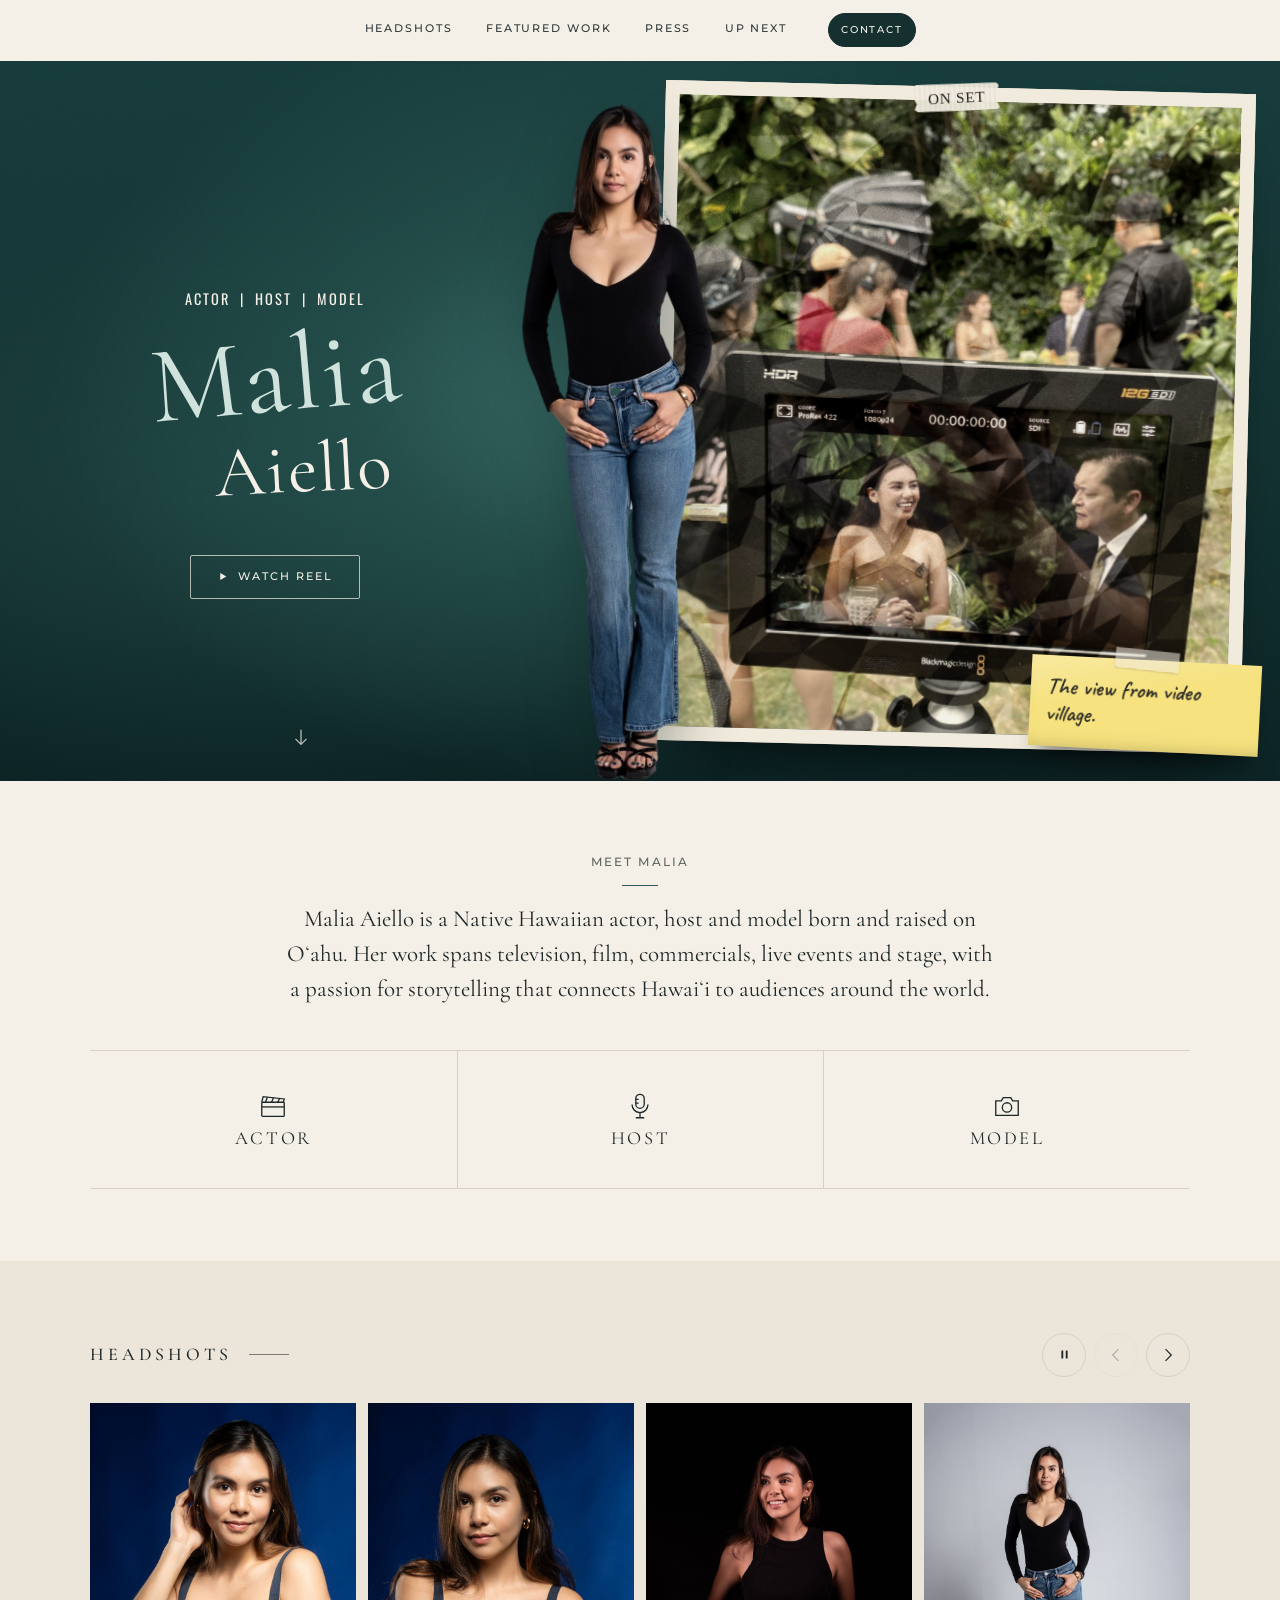
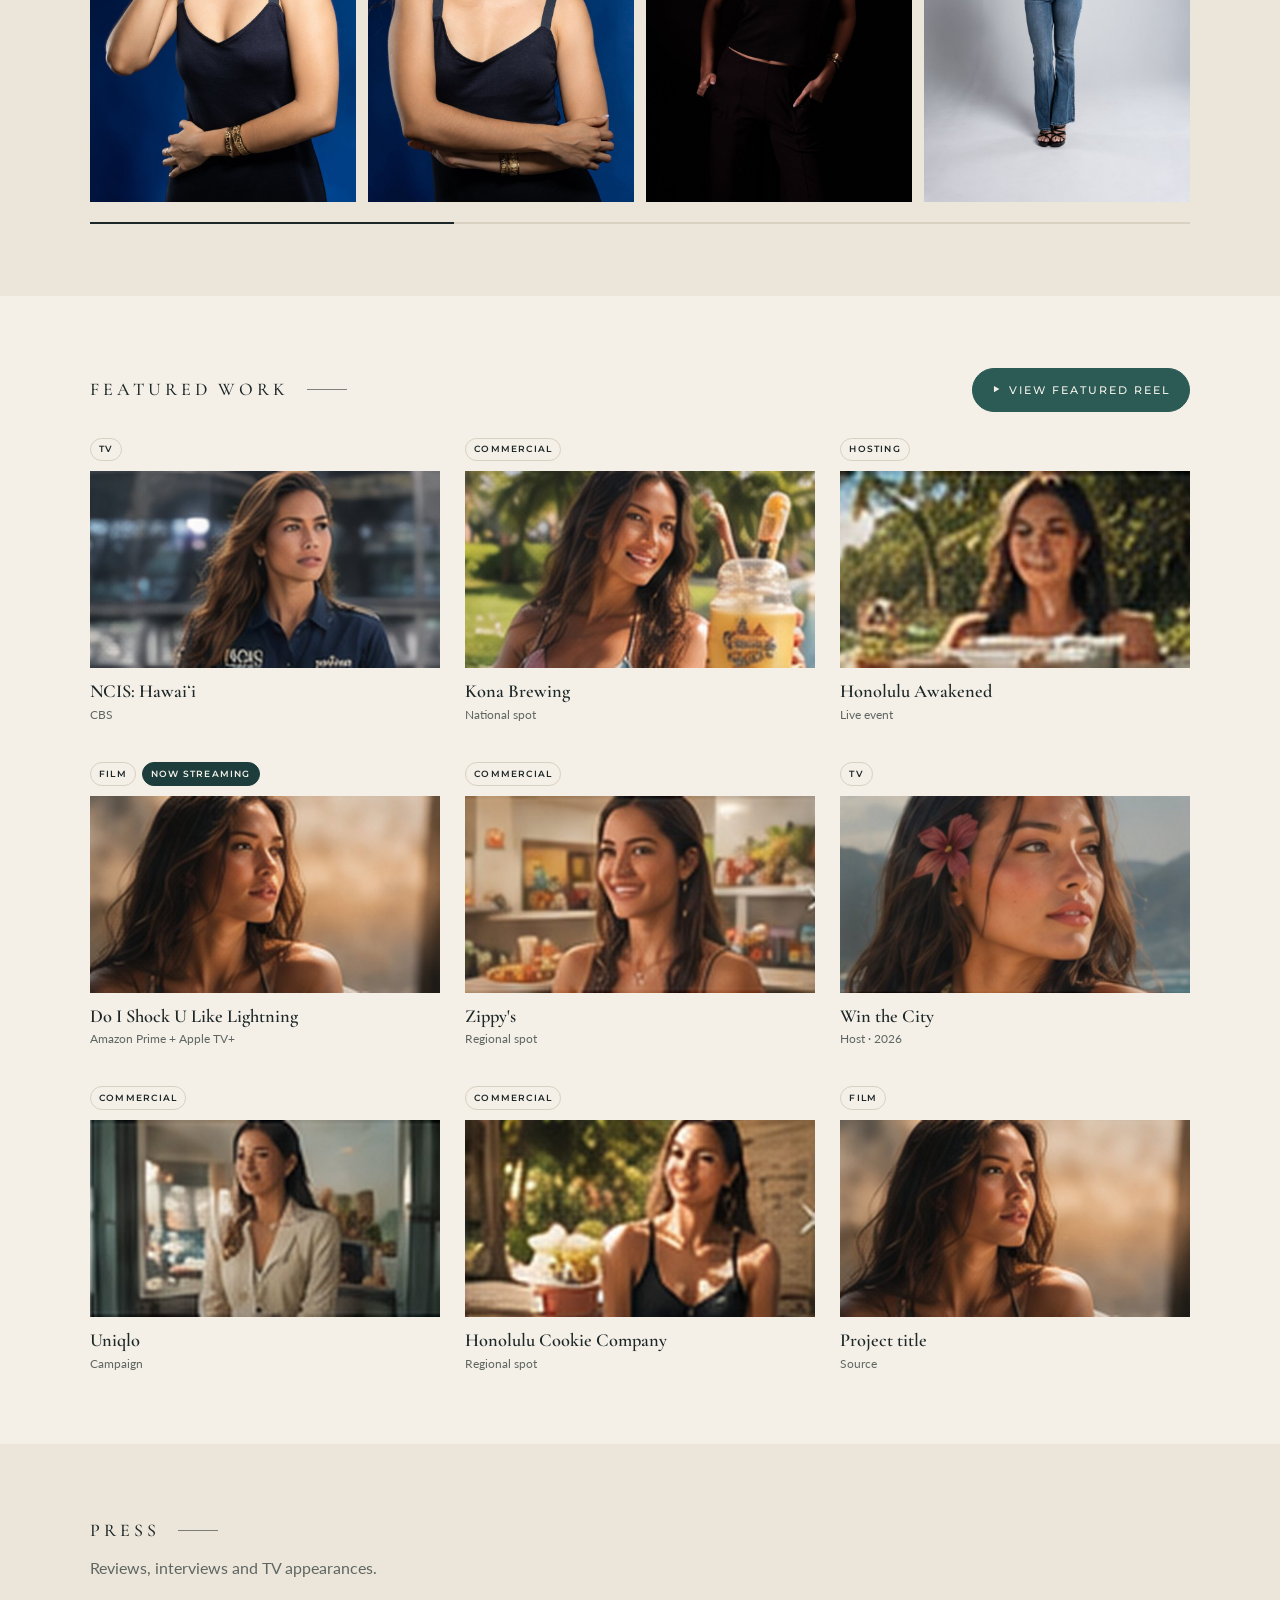
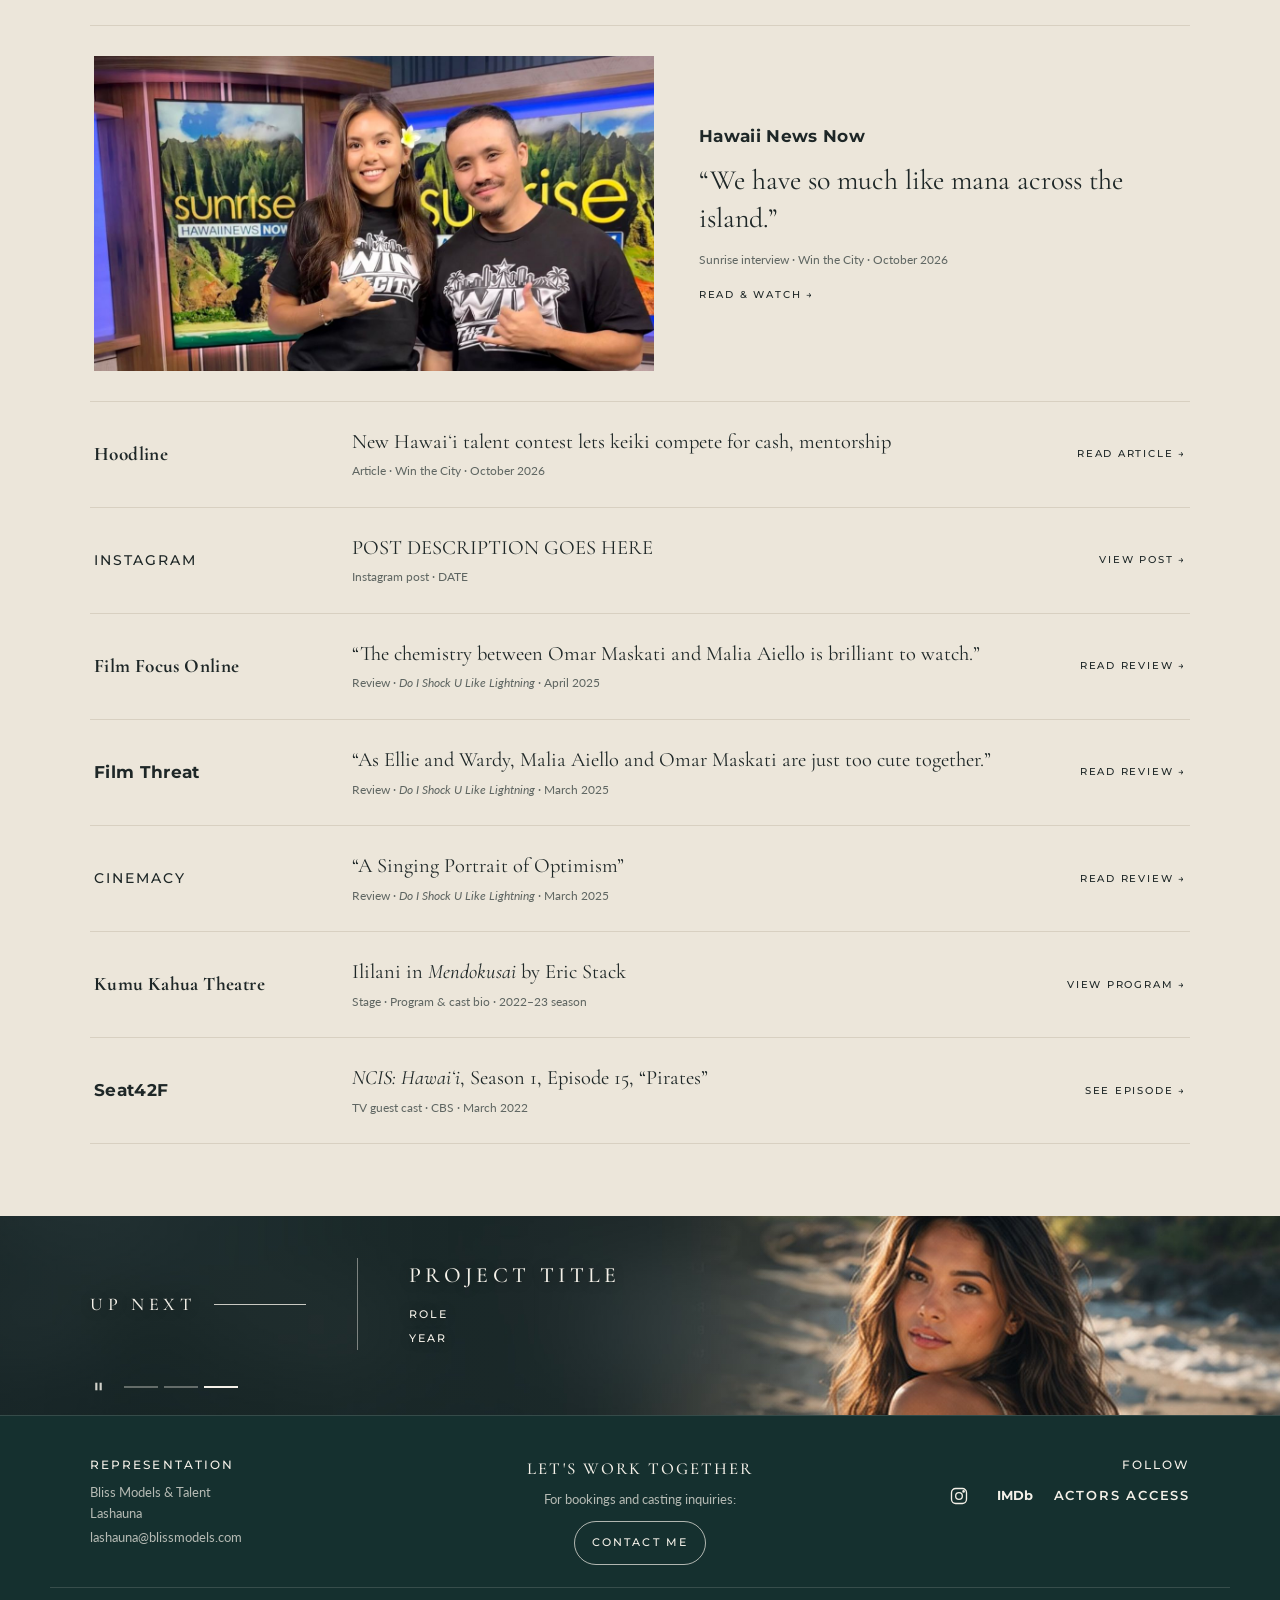
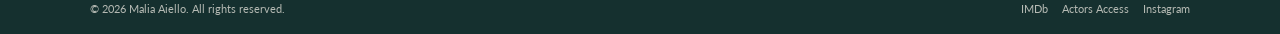
<file: index.html>
<!doctype html>
<html lang="en">
<head>
  <meta charset="utf-8">
  <meta name="viewport" content="width=device-width, initial-scale=1">
  <title>Malia Aiello — Actor, Host &amp; Model | Hawaiʻi &amp; Los Angeles</title>
  <meta name="description" content="Malia Aiello is a Native Hawaiian actor, host and model born and raised on Oʻahu. See her headshots, watch her reel and featured work, read her press, see what she has coming up, and get in touch for bookings.">

  <!-- Social share preview. TODO: replace image with a 1200×630 hosted photo -->
  <meta property="og:title" content="Malia Aiello — Actor, Host &amp; Model">
  <meta property="og:description" content="Native Hawaiian actor, host and model, born and raised on Oʻahu.">
  <meta property="og:image" content="https://malianaiello.com/images/og-share.jpg">

  <!-- Fonts: preconnect first so the font files start downloading sooner -->
  <link rel="preconnect" href="https://fonts.googleapis.com">
  <link rel="preconnect" href="https://fonts.gstatic.com" crossorigin>
  <link href="https://fonts.googleapis.com/css2?family=Cormorant+Garamond:ital,wght@0,400;0,500;0,600;0,700;1,500&family=Lato:wght@400;700&family=Montserrat:wght@500;600;700&family=Caveat:wght@500;600&family=Permanent+Marker&family=Oswald:wght@400;500&display=swap" rel="stylesheet">

  <link rel="stylesheet" href="css/styles.css">
</head>
<body>

<!-- ===================== HEADER =====================
     Menu only, centred across the top. Headshots, Featured Work, Press and
     Up Next scroll to their sections below; Contact is its own page. -->
<header class="site-header">
  <div class="container">
    <button class="menu-toggle" aria-label="Open menu" aria-expanded="false" aria-controls="site-nav"><span></span></button>

    <nav class="nav" id="site-nav" aria-label="Main">
      <a href="#headshots">Headshots</a>
      <a href="#featured-work">Featured Work</a>
      <a href="#press">Press</a>
      <a href="#up-next">Up Next</a>
      <a class="btn btn--pill btn--small" href="contact.html">Contact</a>
    </nav>
  </div>
</header>

<main>

<!-- ===================== HERO =====================
     REEL: "Watch Reel" opens a player right here in the hero, above the name.
     Paste the reel's YouTube link (Share → Copy link; unlisted is fine) into
     the button's href below. Without JavaScript the button opens YouTube. -->
<section class="hero hero--split" id="top">
  <!-- SPLIT HERO: name on a dark teal gradient (left), a taped "print" of
       behind-the-scenes photos (right), and Malia standing on the seam.
       CUT-OUT: images/hero-cutout.webp (a full-length photo with the background
       removed). Swap the file to change it. -->
  <div class="hero__panel" aria-hidden="true"></div>
  <!-- BTS SLIDESHOW with an old-film look (grain, flicker, vignette, warm tint).
       Each slide's data-tape (1–3 words) and data-note (the sticky note) appear
       as it comes on. Add or remove <figure class="film-slide"> blocks freely;
       data-interval on the wrapper sets the time per slide (ms). -->
  <div class="hero__film is-print" aria-hidden="true">
    <div class="film-slides" data-interval="4500">
      <figure class="film-slide is-active" data-tape="ON SET" data-note="The view from video village.">
        <img src="images/gallery/g2.jpg" alt="" style="object-position: 60% 40%;" fetchpriority="high">
      </figure>
      <figure class="film-slide" data-tape="COMMERCIAL" data-note="The camera rig is bigger than me.">
        <img src="images/gallery/g5.jpg" alt="" style="object-position: 55% 45%;" loading="lazy">
      </figure>
      <figure class="film-slide" data-tape="SUNRISE · HNN" data-note="Talking Win the City on Sunrise. Shakas mandatory.">
        <img src="images/gallery/g1.jpg" alt="" style="object-position: 45% 35%;" loading="lazy">
      </figure>
      <figure class="film-slide" data-tape="POLYNESIAN AF" data-note="Curtain call at The Polynesian AF Show.">
        <img src="images/gallery/g7.jpg" alt="" style="object-position: 50% 45%;" loading="lazy">
      </figure>
      <figure class="film-slide" data-tape="MĀNOA VALLEY" data-note="Lei count: lost track.">
        <img src="images/gallery/g6.jpg" alt="" style="object-position: 50% 40%;" loading="lazy">
      </figure>
      <figure class="film-slide" data-tape="SUNRISE · HNN" data-note="Back on the Sunrise couch.">
        <img src="images/gallery/g8.jpg" alt="" style="object-position: 50% 35%;" loading="lazy">
      </figure>
    </div>
    <canvas class="film__grain"></canvas>
    <span class="film__flicker"></span>
    <span class="film__scratch"></span>
    <span class="film__vignette"></span>
    <!-- crinkled paper: sits over the photos, under the tape and sticky note -->
    <span class="film__paper"></span>
    <span class="tape film__tape"></span>
    <aside class="bts-note film__note" hidden><p></p></aside>
  </div>
  <img class="hero__cutout" src="images/hero-cutout.webp" alt="" fetchpriority="high">

  <div class="container hero__content">
    <!-- Reel player: hidden until "Watch Reel" is pressed -->
    <div class="hero__reel" hidden>
      <div class="hero__reel-frame"></div>
      <button class="hero__reel-close" type="button" aria-label="Close reel">
        <svg viewBox="0 0 24 24" fill="none" stroke="currentColor" stroke-width="1.6" aria-hidden="true"><path d="M5 5l14 14M19 5L5 19"/></svg>
      </button>
    </div>

    <p class="eyebrow">Actor &nbsp;|&nbsp; Host &nbsp;|&nbsp; Model</p>
    <h1 class="display hero__name"><span class="hero__line hero__line--brush"><span>Malia</span></span> <span class="hero__line hero__line--caps"><span>Aiello</span></span></h1>

    <div class="hero__actions">
      <a class="btn btn--light hero__reel-btn" href="https://youtu.be/REEL_VIDEO_ID" aria-expanded="false">
        <svg class="icon-play" viewBox="0 0 24 24" fill="currentColor" aria-hidden="true"><path d="M7 4.5v15l13-7.5z"/></svg>
        <svg class="icon-close" viewBox="0 0 24 24" fill="none" stroke="currentColor" stroke-width="2" aria-hidden="true"><path d="M6 6l12 12M18 6L6 18"/></svg>
        <span class="hero__reel-label">Watch Reel</span>
      </a>
    </div>
  </div>

  <a class="hero__scroll" href="#about" aria-label="Scroll to introduction">
    <svg viewBox="0 0 24 24" fill="none" stroke="currentColor" stroke-width="1.4" aria-hidden="true"><path d="M12 4v16M6 14l6 6 6-6"/></svg>
  </a>
</section>


<!-- ===================== BIO + ACTOR / HOST / MODEL ===================== -->
<section class="container about-disciplines" id="about" aria-labelledby="about-title">
  <div class="about-lead">
    <h2 class="eyebrow" id="about-title">Meet Malia</h2>
    <p class="about-lead__text">
      Malia Aiello is a Native Hawaiian actor, host and model born and raised on Oʻahu.
      Her work spans television, film, commercials, live events and stage, with a passion
      for storytelling that connects Hawaiʻi to audiences around the world.
    </p>
  </div>
  <ul class="disciplines">
    <li class="discipline">
      <svg viewBox="0 0 32 32" fill="none" stroke-width="1.4" aria-hidden="true">
        <rect x="4" y="12" width="24" height="15" rx="1"/><path d="M4 12l1.5-6 22.5 2.5-1 3.5"/><path d="M10 6.6l-2 5.4M16.5 7.3l-2 4.7M23 8l-2 4"/><path d="M4 17h24"/>
      </svg>
      <h3 class="display">Actor</h3>
    </li>
    <li class="discipline">
      <svg viewBox="0 0 32 32" fill="none" stroke-width="1.4" aria-hidden="true">
        <rect x="11.5" y="3.5" width="9" height="15" rx="4.5"/><path d="M7.5 14.5a8.5 8.5 0 0017 0M16 23v5.5M11.5 28.5h9"/><path d="M11.5 9h3M11.5 13h3"/>
      </svg>
      <h3 class="display">Host</h3>
    </li>
    <li class="discipline">
      <svg viewBox="0 0 32 32" fill="none" stroke-width="1.4" aria-hidden="true">
        <path d="M4 10.5h6l2-3.5h8l2 3.5h6V26H4z"/><circle cx="16" cy="17.5" r="5"/>
      </svg>
      <h3 class="display">Model</h3>
    </li>
  </ul>
</section>


<!-- ===================== HEADSHOTS (carousel) =====================
     12 photos. Add or remove <button class="headshot"> blocks freely; the
     arrows and the progress bar adjust on their own.
     AUTO-SCROLL: moves one photo every data-autoplay milliseconds (3500 = 3.5s)
     and loops back to the start. It pauses while someone hovers, touches or
     tabs into the strip, opens a photo, or scrolls it off screen, and the
     pause button stops it for good. Remove data-autoplay to turn it off. Portrait photos (2:3) fit best:
     thumbnails are 800x1200 and the larger view uses the -large file (1200x1800).
     Clicking a photo opens it larger. data-full can point to a bigger
     version of the same photo (e.g. 1600px tall) for that larger view. -->
<section class="headshots" id="headshots" aria-labelledby="headshots-title" data-autoplay="3500">
  <div class="container">
    <div class="carousel-head">
      <h2 class="line-title line-title--dark" id="headshots-title">Headshots</h2>
      <div class="carousel-controls">
        <button class="carousel__btn carousel__btn--pause" type="button" aria-label="Pause slideshow" aria-pressed="false" hidden>
          <svg class="icon-pause" viewBox="0 0 24 24" fill="currentColor" aria-hidden="true"><rect x="7" y="5.5" width="3" height="13" rx=".6"/><rect x="14" y="5.5" width="3" height="13" rx=".6"/></svg>
          <svg class="icon-play" viewBox="0 0 24 24" fill="currentColor" aria-hidden="true"><path d="M8 5.5v13l11-6.5z"/></svg>
        </button>
        <button class="carousel__btn carousel__btn--prev" type="button" aria-label="Previous headshots">
          <svg viewBox="0 0 24 24" fill="none" stroke="currentColor" stroke-width="1.4" aria-hidden="true"><path d="M15 5l-7 7 7 7"/></svg>
        </button>
        <button class="carousel__btn carousel__btn--next" type="button" aria-label="Next headshots">
          <svg viewBox="0 0 24 24" fill="none" stroke="currentColor" stroke-width="1.4" aria-hidden="true"><path d="M9 5l7 7-7 7"/></svg>
        </button>
      </div>
    </div>

    <div class="carousel" data-carousel>
      <div class="carousel__track" tabindex="0" aria-label="Headshots, scroll sideways for more">
        <button class="headshot" type="button" data-full="images/headshots/headshot-1-large.jpg" aria-label="View headshot 1 larger">
          <img src="images/headshots/headshot-1.jpg" alt="Malia against a deep blue studio backdrop, hand in her hair" loading="lazy" width="800" height="1200">
        </button>
        <button class="headshot" type="button" data-full="images/headshots/headshot-2-large.jpg" aria-label="View headshot 2 larger">
          <img src="images/headshots/headshot-2.jpg" alt="Malia against a deep blue studio backdrop, arms folded" loading="lazy" width="800" height="1200">
        </button>
        <button class="headshot" type="button" data-full="images/headshots/headshot-3-large.jpg" aria-label="View headshot 3 larger">
          <img src="images/headshots/headshot-3.jpg" alt="Malia smiling in a black tank top on a black backdrop" loading="lazy" width="800" height="1200">
        </button>
        <button class="headshot" type="button" data-full="images/headshots/headshot-4-large.jpg" aria-label="View headshot 4 larger">
          <img src="images/headshots/headshot-4.jpg" alt="Full-length photo of Malia in a black top and jeans" loading="lazy" width="800" height="1200">
        </button>
        <button class="headshot" type="button" data-full="images/headshots/headshot-5-large.jpg" aria-label="View headshot 5 larger">
          <img src="images/headshots/headshot-5.jpg" alt="Close-up of Malia smiling in a cream knit cardigan" loading="lazy" width="800" height="1200">
        </button>
        <button class="headshot" type="button" data-full="images/headshots/headshot-6-large.jpg" aria-label="View headshot 6 larger">
          <img src="images/headshots/headshot-6.jpg" alt="Malia in a light blue top outdoors in front of greenery" loading="lazy" width="800" height="1200">
        </button>
        <button class="headshot" type="button" data-full="images/headshots/headshot-7-large.jpg" aria-label="View headshot 7 larger">
          <img src="images/headshots/headshot-7.jpg" alt="Malia in a woven hat among flowering trees" loading="lazy" width="800" height="1200">
        </button>
        <button class="headshot" type="button" data-full="images/headshots/headshot-8-large.jpg" aria-label="View headshot 8 larger">
          <img src="images/headshots/headshot-8.jpg" alt="Malia in a green halter top outdoors at golden hour" loading="lazy" width="800" height="1200">
        </button>
        <button class="headshot" type="button" data-full="images/headshots/headshot-9-large.jpg" aria-label="View headshot 9 larger">
          <img src="images/headshots/headshot-9.jpg" alt="Malia smiling with a plumeria in her hair" loading="lazy" width="800" height="1200">
        </button>
        <button class="headshot" type="button" data-full="images/headshots/headshot-10-large.jpg" aria-label="View headshot 10 larger">
          <img src="images/headshots/headshot-10.jpg" alt="Malia in a denim jacket leaning against a weathered tree" loading="lazy" width="800" height="1200">
        </button>
        <button class="headshot" type="button" data-full="images/headshots/headshot-11-large.jpg" aria-label="View headshot 11 larger">
          <img src="images/headshots/headshot-11.jpg" alt="Malia in a navy strapless dress on the rocks by the ocean" loading="lazy" width="800" height="1200">
        </button>
        <button class="headshot" type="button" data-full="images/headshots/headshot-12-large.jpg" aria-label="View headshot 12 larger">
          <img src="images/headshots/headshot-12.jpg" alt="Malia seated in a cream halter top at golden hour" loading="lazy" width="800" height="1200">
        </button>
      </div>
    </div>
  </div>

  <!-- Larger view, opened by clicking a headshot -->
  <dialog class="lightbox" aria-label="Headshot, larger view">
    <div class="lightbox__stage"></div>
    <button class="lightbox__btn lightbox__btn--prev" type="button" aria-label="Previous headshot">
      <svg viewBox="0 0 24 24" fill="none" stroke="currentColor" stroke-width="1.4" aria-hidden="true"><path d="M15 5l-7 7 7 7"/></svg>
    </button>
    <button class="lightbox__btn lightbox__btn--next" type="button" aria-label="Next headshot">
      <svg viewBox="0 0 24 24" fill="none" stroke="currentColor" stroke-width="1.4" aria-hidden="true"><path d="M9 5l7 7-7 7"/></svg>
    </button>
    <button class="lightbox__close" type="button" aria-label="Close">
      <svg viewBox="0 0 24 24" fill="none" stroke="currentColor" stroke-width="1.6" aria-hidden="true"><path d="M5 5l14 14M19 5L5 19"/></svg>
    </button>
  </dialog>
</section>


<!-- ===================== FEATURED WORK =====================
     TAGS: the small labels above each video. Use any of Film, TV,
       Commercial, Hosting, and add "Now Streaming" (it's highlighted) for
       anything currently out. A card can have several:
         <span class="tag">Film</span><span class="tag tag--streaming">Now Streaming</span>
     CAROUSEL: the cards scroll sideways; the arrows and progress bar adjust
       on their own as cards are added or removed. Order = left to right.
     CARDS: clicking a card opens the video in a player over the page.
       Without JavaScript the card opens on YouTube. Each card needs:
         href                    the YouTube link (paste it as-is; unlisted is fine,
                                 and so are public videos on other channels)
         data-title / data-meta  shown under the video while it plays
     THUMBNAILS: use your own still, or YouTube's automatic one:
       https://i.ytimg.com/vi/VIDEO_ID/hqdefault.jpg -->
<section class="section work-section" id="featured-work" aria-labelledby="work-title">
  <div class="container">
    <div class="carousel-head">
      <h2 class="line-title line-title--dark" id="work-title">Featured Work</h2>
      <!-- Opens the same reel as "Watch Reel" in the hero, so there's only one
           link to update (the hero button's href). -->
      <button class="btn btn--solid btn--pill work-reel-btn" type="button">
        <svg viewBox="0 0 24 24" fill="currentColor" aria-hidden="true"><path d="M7 4.5v15l13-7.5z"/></svg>
        View Featured Reel
      </button>
    </div>

    <div class="work-grid" id="work-grid">

      <a class="video-card" href="https://youtu.be/VIDEO_ID"
         data-title="NCIS: Hawaiʻi"
         data-meta="Scene Clip · CBS">
        <div class="video-card__tags"><span class="tag">TV</span></div>
        <div class="card__media">
          <img src="images/streaming-2.jpg" alt="Malia in a scene from NCIS: Hawaiʻi" loading="lazy">
          <span class="play" aria-hidden="true"><svg viewBox="0 0 24 24" fill="currentColor"><path d="M7 4.5v15l13-7.5z"/></svg></span>
        </div>
        <h3 class="video-card__title">NCIS: Hawaiʻi</h3>
        <p class="card__meta">CBS</p>
      </a>

      <a class="video-card" href="https://youtu.be/VIDEO_ID"
         data-title="Kona Brewing"
         data-meta="Commercial · National spot">
        <div class="video-card__tags"><span class="tag">Commercial</span></div>
        <div class="card__media">
          <img src="images/streaming-3.jpg" alt="Malia in a Kona Brewing commercial" loading="lazy">
          <span class="play" aria-hidden="true"><svg viewBox="0 0 24 24" fill="currentColor"><path d="M7 4.5v15l13-7.5z"/></svg></span>
        </div>
        <h3 class="video-card__title">Kona Brewing</h3>
        <p class="card__meta">National spot</p>
      </a>

      <a class="video-card" href="https://youtu.be/VIDEO_ID"
         data-title="Honolulu Awakened"
         data-meta="Hosting · Live event">
        <div class="video-card__tags"><span class="tag">Hosting</span></div>
        <div class="card__media">
          <img src="images/press-video.jpg" alt="Malia hosting Honolulu Awakened" loading="lazy">
          <span class="play" aria-hidden="true"><svg viewBox="0 0 24 24" fill="currentColor"><path d="M7 4.5v15l13-7.5z"/></svg></span>
        </div>
        <h3 class="video-card__title">Honolulu Awakened</h3>
        <p class="card__meta">Live event</p>
      </a>

      <a class="video-card" href="https://youtu.be/VIDEO_ID"
         data-title="Do I Shock U Like Lightning"
         data-meta="Amazon Prime + Apple TV+">
        <div class="video-card__tags"><span class="tag">Film</span><span class="tag tag--streaming">Now Streaming</span></div>
        <div class="card__media">
          <img src="images/streaming-1.jpg" alt="Malia in a scene from Do I Shock U Like Lightning" loading="lazy">
          <span class="play" aria-hidden="true"><svg viewBox="0 0 24 24" fill="currentColor"><path d="M7 4.5v15l13-7.5z"/></svg></span>
        </div>
        <h3 class="video-card__title">Do I Shock U Like Lightning</h3>
        <p class="card__meta">Amazon Prime + Apple TV+</p>
      </a>

      <a class="video-card" href="https://youtu.be/VIDEO_ID"
         data-title="Zippy's"
         data-meta="Commercial · Regional spot">
        <div class="video-card__tags"><span class="tag">Commercial</span></div>
        <div class="card__media">
          <img src="images/streaming-4.jpg" alt="Malia in a Zippy's commercial" loading="lazy">
          <span class="play" aria-hidden="true"><svg viewBox="0 0 24 24" fill="currentColor"><path d="M7 4.5v15l13-7.5z"/></svg></span>
        </div>
        <h3 class="video-card__title">Zippy's</h3>
        <p class="card__meta">Regional spot</p>
      </a>

      <a class="video-card" href="https://youtu.be/VIDEO_ID"
         data-title="Win the City"
         data-meta="Hosting · Host · 2026">
        <div class="video-card__tags"><span class="tag">TV</span></div>
        <div class="card__media">
          <img src="images/projects/win-the-city.jpg" alt="Malia hosting Win the City" loading="lazy">
          <span class="play" aria-hidden="true"><svg viewBox="0 0 24 24" fill="currentColor"><path d="M7 4.5v15l13-7.5z"/></svg></span>
        </div>
        <h3 class="video-card__title">Win the City</h3>
        <p class="card__meta">Host · 2026</p>
      </a>

      <a class="video-card" href="https://youtu.be/VIDEO_ID"
         data-title="Uniqlo"
         data-meta="Commercial · Campaign">
        <div class="video-card__tags"><span class="tag">Commercial</span></div>
        <div class="card__media">
          <img src="images/work-4.jpg" alt="Malia in a Uniqlo campaign" loading="lazy">
          <span class="play" aria-hidden="true"><svg viewBox="0 0 24 24" fill="currentColor"><path d="M7 4.5v15l13-7.5z"/></svg></span>
        </div>
        <h3 class="video-card__title">Uniqlo</h3>
        <p class="card__meta">Campaign</p>
      </a>

      <a class="video-card" href="https://www.youtube.com/watch?v=4KTUyrj2D80"
         data-title="Honolulu Cookie Company"
         data-meta="Regional spot">
        <div class="video-card__tags"><span class="tag">Commercial</span></div>
        <div class="card__media">
          <img src="images/work-5.jpg" alt="Malia in a Honolulu Cookie Company commercial" loading="lazy">
          <span class="play" aria-hidden="true"><svg viewBox="0 0 24 24" fill="currentColor"><path d="M7 4.5v15l13-7.5z"/></svg></span>
        </div>
        <h3 class="video-card__title">Honolulu Cookie Company</h3>
        <p class="card__meta">Regional spot</p>
      </a>

      <!-- PLACEHOLDER: 9th card to complete the 3×3. Replace or delete. -->
      <a class="video-card" href="https://youtu.be/VIDEO_ID"
         data-title="Project title"
         data-meta="Source">
        <div class="video-card__tags"><span class="tag">Film</span></div>
        <div class="card__media">
          <img src="images/streaming-1.jpg" alt="Placeholder thumbnail" loading="lazy">
          <span class="play" aria-hidden="true"><svg viewBox="0 0 24 24" fill="currentColor"><path d="M7 4.5v15l13-7.5z"/></svg></span>
        </div>
        <h3 class="video-card__title">Project title</h3>
        <p class="card__meta">Source</p>
      </a>

    </div>

    <!-- Phones only: 3 videos show first; this reveals 3 more at a time. -->
    <div class="load-more">
      <button class="btn load-more__btn" type="button" aria-controls="work-grid" data-items=".work-grid .video-card" data-step="3" hidden>Load more</button>
    </div>
  </div>

  <!-- Pop-up player for the cards above (and the Featured Reel button) -->
  <dialog class="lightbox video-viewer" aria-label="Video player">
    <div class="lightbox__stage"></div>
    <p class="lightbox__caption"></p>
    <button class="lightbox__close" type="button" aria-label="Close video" autofocus>
      <svg viewBox="0 0 24 24" fill="none" stroke="currentColor" stroke-width="1.6" aria-hidden="true"><path d="M5 5l14 14M19 5L5 19"/></svg>
    </button>
  </dialog>
</section>


<!-- ===================== PRESS =====================
     A LIST, ONE ROW PER ARTICLE OR SEGMENT. To add one, copy a whole
     <a class="press-item"> block. The featured piece stays first and is the
     only one with a photo (press-item--featured); the rest run newest first.
     Logos: the outlet name is text for now. Replace the text inside
     .press-item__outlet with the outlet's logo, e.g.
       <img src="images/press/logo-star-advertiser.svg" alt="Star-Advertiser">
     Quotes: only use a headline or line that actually ran in the piece.
     target="_blank" opens the article in a new tab so visitors keep the site open. -->
<section class="section press-section" id="press" aria-labelledby="press-title">
  <div class="container">
    <h2 class="line-title line-title--dark" id="press-title">Press</h2>
    <p class="section-intro">Reviews, interviews and TV appearances.</p>

  <div class="press-list" id="press-list">

    <!-- FEATURED: always first, the only one with a photo -->
    <a class="press-item press-item--featured" href="https://www.hawaiinewsnow.com/2026/10/18/win-city-competition-nurtures-next-generation-hawaii-talent/" target="_blank" rel="noopener">
      <div class="press-item__media">
        <img src="images/press-hnn-win-the-city.jpg" alt="Malia and Win the City organizer Ty Tamagawa on the Sunrise set at Hawaii News Now" loading="lazy">
      </div>
      <div class="press-item__body">
        <span class="press-item__outlet press-item__outlet--bold">Hawaii News Now</span>
        <p class="press-item__quote">“We have so much like mana across the island.”</p>
        <p class="press-item__meta">Sunrise interview <span aria-hidden="true">·</span> Win the City <span aria-hidden="true">·</span> October 2026</p>
        <span class="link-arrow press-item__cta">Read &amp; watch</span>
      </div>
    </a>

    <!-- Headline taken from the link; check it matches the live article. -->
    <a class="press-item" href="https://hoodline.com/2026/10/new-hawaii-talent-contest-lets-keiki-compete-for-cash-mentorship/" target="_blank" rel="noopener">
      <span class="press-item__outlet press-item__outlet--serif">Hoodline</span>
      <div class="press-item__body">
        <p class="press-item__quote">New Hawaiʻi talent contest lets keiki compete for cash, mentorship</p>
        <p class="press-item__meta">Article <span aria-hidden="true">·</span> Win the City <span aria-hidden="true">·</span> October 2026</p>
      </div>
      <span class="link-arrow press-item__cta">Read article</span>
    </a>

    <!-- PLACEHOLDER: fill in who posted it, what it is, and the date. -->
    <a class="press-item" href="https://www.instagram.com/p/DM8ejjlhPYy/" target="_blank" rel="noopener">
      <span class="press-item__outlet press-item__outlet--caps">Instagram</span>
      <div class="press-item__body">
        <p class="press-item__quote">POST DESCRIPTION GOES HERE</p>
        <p class="press-item__meta">Instagram post <span aria-hidden="true">·</span> DATE</p>
      </div>
      <span class="link-arrow press-item__cta">View post</span>
    </a>

    <a class="press-item" href="https://www.filmfocusonline.com/post/do-i-shock-u-like-lightning-review" target="_blank" rel="noopener">
      <span class="press-item__outlet press-item__outlet--serif">Film Focus Online</span>
      <div class="press-item__body">
        <p class="press-item__quote">“The chemistry between Omar Maskati and Malia Aiello is brilliant to watch.”</p>
        <p class="press-item__meta">Review <span aria-hidden="true">·</span> <cite>Do I Shock U Like Lightning</cite> <span aria-hidden="true">·</span> April 2025</p>
      </div>
      <span class="link-arrow press-item__cta">Read review</span>
    </a>

    <a class="press-item" href="https://filmthreat.com/reviews/do-i-shock-u-like-lightning/" target="_blank" rel="noopener">
      <span class="press-item__outlet press-item__outlet--bold">Film Threat</span>
      <div class="press-item__body">
        <p class="press-item__quote">“As Ellie and Wardy, Malia Aiello and Omar Maskati are just too cute together.”</p>
        <p class="press-item__meta">Review <span aria-hidden="true">·</span> <cite>Do I Shock U Like Lightning</cite> <span aria-hidden="true">·</span> March 2025</p>
      </div>
      <span class="link-arrow press-item__cta">Read review</span>
    </a>

    <a class="press-item" href="https://cinemacy.com/do-i-shock-u-like-lightning-review/" target="_blank" rel="noopener">
      <span class="press-item__outlet press-item__outlet--caps">Cinemacy</span>
      <div class="press-item__body">
        <p class="press-item__quote">“A Singing Portrait of Optimism”</p>
        <p class="press-item__meta">Review <span aria-hidden="true">·</span> <cite>Do I Shock U Like Lightning</cite> <span aria-hidden="true">·</span> March 2025</p>
      </div>
      <span class="link-arrow press-item__cta">Read review</span>
    </a>

    <a class="press-item" href="https://www.kumukahua.org/mendokusai-program" target="_blank" rel="noopener">
      <span class="press-item__outlet press-item__outlet--serif">Kumu Kahua Theatre</span>
      <div class="press-item__body">
        <p class="press-item__quote">Ililani in <cite>Mendokusai</cite> by Eric Stack</p>
        <p class="press-item__meta">Stage <span aria-hidden="true">·</span> Program &amp; cast bio <span aria-hidden="true">·</span> 2022–23 season</p>
      </div>
      <span class="link-arrow press-item__cta">View program</span>
    </a>

    <a class="press-item" href="https://seat42f.com/ncis-hawaii-season-1-episode-15-photos-pirates/" target="_blank" rel="noopener">
      <span class="press-item__outlet press-item__outlet--bold">Seat42F</span>
      <div class="press-item__body">
        <p class="press-item__quote"><cite>NCIS: Hawaiʻi</cite>, Season 1, Episode 15, “Pirates”</p>
        <p class="press-item__meta">TV guest cast <span aria-hidden="true">·</span> CBS <span aria-hidden="true">·</span> March 2022</p>
      </div>
      <span class="link-arrow press-item__cta">See episode</span>
    </a>

  </div>

  <!-- Phones only: the first 3 show, and this button reveals 3 more at a time.
       Change the number with data-step. Hidden on tablets and laptops. -->
  <div class="load-more">
    <button class="btn load-more__btn" type="button" aria-controls="press-list" data-items=".press-list .press-item" data-step="3" hidden>Load more</button>
  </div>
  </div>
</section>


<!-- ===================== UP NEXT (rotating slides) =====================
     Each slide is one upcoming project: its own wide photo and text, in the
     same layout. The band flips left to the next slide every 6 seconds,
     pauses while someone hovers over it, uses the controls, or scrolls it out
     of view, and can be paused with the button. Visitors who turn off
     animations on their device get a gentle fade and no auto-advance.

     ADD A SLIDE: copy a whole <div class="up-next__slide"> block (and give
     every slide after the first the word hidden, as below). The indicator
     lines and the "1 of 3" labels update on their own.
     PHOTOS: wide images (about 3:1 or wider, ~2400px across) with Malia
     toward the right. --focus / --focus-mobile choose what stays in frame
     (horizontal %, vertical %); phones show a 4:3 crop around her face.
     TIMING / EFFECT: data-interval is in milliseconds. data-transition can
     be "flip" (turns like a cube) or "slide" (slides straight across). -->
<section class="up-next" id="up-next" aria-labelledby="next-title" aria-roledescription="carousel" data-interval="6000" data-transition="flip">
  <div class="up-next__slides">
    <div class="up-next__slide" role="group" aria-roledescription="slide" aria-label="1 of 3" style="--focus: 72% 40%; --focus-mobile: 87% 40%;">
      <img class="up-next__photo" src="images/up-next.jpg" alt="" loading="lazy">
      <div class="container up-next__inner">
        <h2 class="line-title" id="next-title">Up Next</h2>
        <div class="up-next__item">
          <h3 class="up-next__name">Win the City</h3>
          <p>Host</p>
          <p>2026</p>
        </div>
      </div>
    </div>
    <div class="up-next__slide" role="group" aria-roledescription="slide" aria-label="2 of 3" style="--focus: 72% 30%; --focus-mobile: 73% 30%;" hidden>
      <img class="up-next__photo" src="images/up-next-2.jpg" alt="" loading="lazy">
      <div class="container up-next__inner">
        <p class="line-title" aria-hidden="true">Up Next</p>
        <div class="up-next__item">
          <h3 class="up-next__name">Next Acting Project</h3>
          <p>Actor</p>
          <p>TBA</p>
        </div>
      </div>
    </div>
    <div class="up-next__slide" role="group" aria-roledescription="slide" aria-label="3 of 3" style="--focus: 74% 30%; --focus-mobile: 76% 25%;" hidden>
      <img class="up-next__photo" src="images/up-next-3.jpg" alt="" loading="lazy">
      <div class="container up-next__inner">
        <p class="line-title" aria-hidden="true">Up Next</p>
        <div class="up-next__item">
          <h3 class="up-next__name">Project Title</h3>
          <p>Role</p>
          <p>Year</p>
        </div>
      </div>
    </div>
  </div>

  <!-- Slide controls: pause button + one indicator line per slide (added by the script) -->
  <div class="container up-next__controls">
    <button class="up-next__pause" type="button" aria-label="Pause slides">
      <svg class="icon-pause" viewBox="0 0 24 24" fill="currentColor" aria-hidden="true"><rect x="6" y="5" width="4" height="14"/><rect x="14" y="5" width="4" height="14"/></svg>
      <svg class="icon-play" viewBox="0 0 24 24" fill="currentColor" aria-hidden="true"><path d="M7 4.5v15l13-7.5z"/></svg>
    </button>
    <div class="up-next__dots"></div>
  </div>
</section>

</main>


<!-- ===================== FOOTER =====================
     Three columns: Representation | Let's Work Together + Contact | Follow,
     then a thin bottom row. Phones stack them, Contact first. -->
<footer class="site-footer">
  <div class="container footer-grid footer-grid--three">
    <div class="footer-col footer-rep">
      <h3 class="eyebrow">Representation</h3>
      <p>Bliss Models &amp; Talent<br>Lashauna</p>
      <a href="mailto:lashauna@blissmodels.com">lashauna@blissmodels.com</a>
    </div>

    <div class="footer-col footer-contact">
      <h2 class="section-title">Let's Work Together</h2>
      <p class="footer-contact__note">For bookings and casting inquiries:</p>
      <a class="btn btn--light btn--pill" href="contact.html">Contact Me</a>
    </div>

    <div class="footer-col footer-follow">
      <h3 class="eyebrow">Follow</h3>
      <nav class="social" aria-label="Malia's profiles">
        <a href="https://www.instagram.com/maliaaiello" target="_blank" rel="noopener" aria-label="Instagram">
          <svg viewBox="0 0 24 24" fill="none" stroke="currentColor" stroke-width="1.6" aria-hidden="true"><rect x="3" y="3" width="18" height="18" rx="5"/><circle cx="12" cy="12" r="4"/><circle cx="17.5" cy="6.5" r=".8" fill="currentColor"/></svg>
        </a>
        <a class="imdb" href="https://www.imdb.com/name/nm13404895/" target="_blank" rel="noopener" aria-label="IMDb">IMDb</a>
        <a class="wordmark" href="https://resumes.actorsaccess.com/maliaaiello" target="_blank" rel="noopener">Actors Access</a>
      </nav>
    </div>
  </div>

  <div class="container footer-bottom">
    <span>© <span id="year">2026</span> Malia Aiello. All rights reserved.</span>
    <nav aria-label="Profiles">
      <a href="https://www.imdb.com/name/nm13404895/" target="_blank" rel="noopener">IMDb</a>
      <a href="https://resumes.actorsaccess.com/maliaaiello" target="_blank" rel="noopener">Actors Access</a>
      <a href="https://www.instagram.com/maliaaiello" target="_blank" rel="noopener">Instagram</a>
    </nav>
  </div>
</footer>

<script src="js/main.js" defer></script>
</body>
</html>
</file>
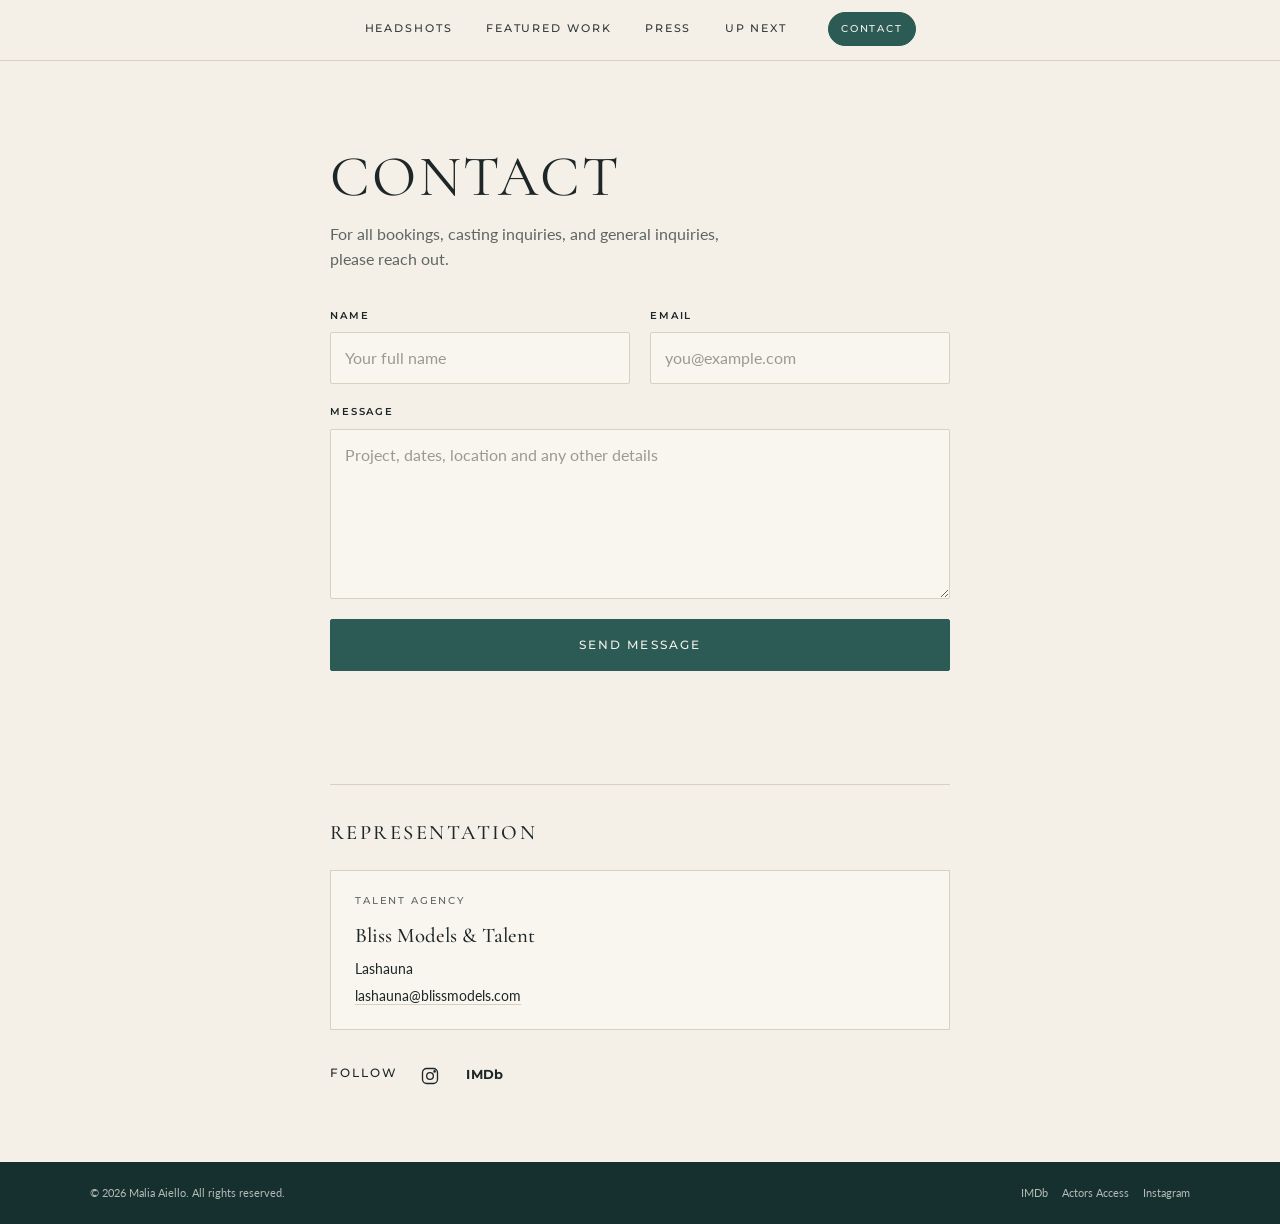
<file: contact.html>
<!doctype html>
<html lang="en">
<head>
  <meta charset="utf-8">
  <meta name="viewport" content="width=device-width, initial-scale=1">
  <title>Contact — Malia Aiello | Bookings &amp; Casting</title>
  <meta name="description" content="Contact Malia Aiello for bookings, casting and general inquiries, or reach her representation directly.">

  <link rel="preconnect" href="https://fonts.googleapis.com">
  <link rel="preconnect" href="https://fonts.gstatic.com" crossorigin>
  <link href="https://fonts.googleapis.com/css2?family=Cormorant+Garamond:ital,wght@0,400;0,500;0,600;0,700;1,500&family=Lato:wght@400;700&family=Montserrat:wght@500;600;700&display=swap" rel="stylesheet">

  <link rel="stylesheet" href="css/styles.css">
</head>
<body>

<!-- ===================== HEADER (solid version for inner pages) ===================== -->
<header class="site-header site-header--solid">
  <div class="container">
    <button class="menu-toggle" aria-label="Open menu" aria-expanded="false" aria-controls="site-nav"><span></span></button>

    <nav class="nav" id="site-nav" aria-label="Main">
      <a href="index.html#headshots">Headshots</a>
      <a href="index.html#featured-work">Featured Work</a>
      <a href="index.html#press">Press</a>
      <a href="index.html#up-next">Up Next</a>
      <a class="btn btn--pill btn--small" href="contact.html" aria-current="page">Contact</a>
    </nav>
  </div>
</header>

<main class="container contact">

  <!-- ===================== PAGE TITLE ===================== -->
  <div class="page-head">
    <h1 class="display">Contact</h1>
    <p>For all bookings, casting inquiries, and general inquiries, please reach out.</p>
  </div>


  <!-- ===================== CONTACT FORM (Formspree) =====================
       SETUP:
       1. Create a free account at formspree.io and make a new form.
       2. Formspree gives you an endpoint like https://formspree.io/f/abcdwxyz
       3. Paste it into action="" below, replacing YOUR_FORM_ID.
       4. Submit one test message from the live site, then confirm the email
          Formspree sends you. Messages arrive in the inbox you signed up with.

       How it works: each field's name="" becomes a line in the email.
       name="email" is special: Formspree uses it as the reply-to address,
       so Malia can just hit Reply. -->
  <form class="contact-form" action="https://formspree.io/f/YOUR_FORM_ID" method="POST" novalidate>

    <!-- Subject line of the notification email Malia receives -->
    <input type="hidden" name="_subject" value="New inquiry from malianaiello.com">

    <div class="field-row">
      <div class="field">
        <label for="name">Name</label>
        <input id="name" name="name" type="text" autocomplete="name" placeholder="Your full name" required>
      </div>
      <div class="field">
        <label for="email">Email</label>
        <input id="email" name="email" type="email" autocomplete="email" placeholder="you@example.com" required>
      </div>
    </div>

    <div class="field">
      <label for="message">Message</label>
      <textarea id="message" name="message" placeholder="Project, dates, location and any other details" required></textarea>
    </div>

    <!-- Honeypot: invisible to people; bots fill it in and Formspree discards the message -->
    <div class="hp" aria-hidden="true">
      <label for="gotcha">Leave this empty</label>
      <input id="gotcha" type="text" name="_gotcha" tabindex="-1" autocomplete="off">
    </div>

    <button class="btn btn--solid btn--send" type="submit">Send Message</button>

    <!-- Success / error message appears here; aria-live reads it out to screen readers -->
    <p class="form-status" role="status" aria-live="polite"></p>
  </form>


  <!-- ===================== REPRESENTATION =====================
       Matches the footer on the other pages. Confirm the agent name and email with Malia before launch.
       Need a second rep (e.g. management or a Los Angeles agent)?
       Copy the whole <div class="rep-card"> block. -->
  <section class="representation" aria-labelledby="rep-title">
    <h2 class="section-title" id="rep-title">Representation</h2>

    <div class="rep-grid">
      <div class="rep-card">
        <p class="eyebrow">Talent Agency</p>
        <h3>Bliss Models &amp; Talent</h3>
        <p>Lashauna</p>
        <a href="mailto:lashauna@blissmodels.com">lashauna@blissmodels.com</a>
        <!-- Optional phone line:
        <a href="tel:+18080000000">(808) 000-0000</a> -->
      </div>
    </div>

    <div class="contact-social">
      <span class="eyebrow">Follow</span>
      <div class="social">
        <a href="https://www.instagram.com/maliaaiello" target="_blank" rel="noopener" aria-label="Instagram">
          <svg viewBox="0 0 24 24" fill="none" stroke="currentColor" stroke-width="1.6"><rect x="3" y="3" width="18" height="18" rx="5"/><circle cx="12" cy="12" r="4"/><circle cx="17.5" cy="6.5" r=".8" fill="currentColor"/></svg>
        </a>
        <a class="imdb" href="https://www.imdb.com/name/nm13404895/" target="_blank" rel="noopener" aria-label="IMDb">IMDb</a>
      </div>
    </div>
  </section>

  <div style="height: var(--section-y)"></div>
</main>


<!-- ===================== FOOTER (slim: contact details are already on this page) ===================== -->
<footer class="site-footer site-footer--slim">
  <div class="container footer-bottom">
    <span>© <span id="year">2026</span> Malia Aiello. All rights reserved.</span>
    <nav aria-label="Profiles">
      <a href="https://www.imdb.com/name/nm13404895/" target="_blank" rel="noopener">IMDb</a>
      <a href="https://resumes.actorsaccess.com/maliaaiello" target="_blank" rel="noopener">Actors Access</a>
      <a href="https://www.instagram.com/maliaaiello" target="_blank" rel="noopener">Instagram</a>
    </nav>
  </div>
</footer>

<script src="js/main.js" defer></script>
</body>
</html>
</file>
<file: css/styles.css>
/* ==========================================================================
   Malia Aiello — shared stylesheet
   Used by every page. Page-specific rules live at the bottom, grouped by page.

   How this file is organized:
   1. Design tokens (colors, type, spacing) — change the look here first
   2. Base / reset
   3. Layout helpers (container, section)
   4. Components (buttons, header, cards, section titles, footer)
   5. Homepage sections: hero, bio, headshots, Up Next (rotating slides)
   6. Responsive adjustments for 4–5
   7. Contact page
   8. Featured Work and Press
   9. Footer layout
   10. Gaffer tape + sticky note
   12. Split hero (slideshow, film look, paper)
   ========================================================================== */


/* 1. DESIGN TOKENS
   Pulled from the mockup: warm cream paper, deep Pacific teal, near-black ink.
   Everything below references these variables, so a palette tweak is one edit. */
:root {
  /* Color */
  --paper:        #f4f0e8;   /* main page background (warm cream) */
  --paper-2:      #ece6da;   /* alternate band, e.g. "Press & Media" */
  --card:         #f9f6f0;   /* form fields, representation card */
  --line:         #d8d0c1;   /* hairlines and dividers */
  --ink:          #1e2727;   /* headings and body text */
  --ink-soft:     #5f6662;   /* captions, meta text */
  --teal-900:     #15302f;   /* Up Next band, footer */
  --teal-800:     #1c3d3b;   /* active tabs, hero fallback */
  --teal-600:     #2c5a55;   /* primary button fill */
  --on-dark:      #f4f0e8;   /* text on teal / photos */
  --on-dark-soft: rgba(244, 240, 232, .72);

  /* Type — Google Fonts with local fallbacks (see <head> for the import) */
  --font-display: "Cormorant Garamond", "GFS Baskerville", Georgia, serif;
  --font-caps:    "Montserrat", "Inter", "Helvetica Neue", Arial, sans-serif;
  --font-body:    "Lato", "Inter", "Helvetica Neue", Arial, sans-serif;

  /* Tracking for uppercase labels — wide spacing is a big part of the mockup's feel */
  --track-caps: .18em;
  --track-display: .04em;

  /* Spacing scale */
  --gutter: clamp(16px, 4vw, 40px);   /* side padding; 16px on phones */
  --section-y: clamp(36px, 6vw, 72px);
  --max: 1180px;

  --radius: 2px;                       /* the mockup is almost square-cornered */
  --ease: cubic-bezier(.2, .7, .2, 1);
}


/* 2. BASE */
*, *::before, *::after { box-sizing: border-box; }

html { -webkit-text-size-adjust: 100%; scroll-behavior: smooth; }

body {
  margin: 0;
  background: var(--paper);
  color: var(--ink);
  font-family: var(--font-body);
  font-size: 16px;
  line-height: 1.6;
  -webkit-font-smoothing: antialiased;
}

img { display: block; max-width: 100%; height: auto; }
a { color: inherit; text-decoration: none; }
h1, h2, h3, p { margin: 0; }

/* Visible keyboard focus everywhere (accessibility) */
:focus-visible { outline: 2px solid var(--teal-600); outline-offset: 3px; }

.visually-hidden {
  position: absolute !important; width: 1px; height: 1px;
  overflow: hidden; clip: rect(0 0 0 0); white-space: nowrap;
}

/* Respect users who turn off motion */
@media (prefers-reduced-motion: reduce) {
  *, *::before, *::after { transition: none !important; animation: none !important; }
  html { scroll-behavior: auto; }
}


/* 3. LAYOUT HELPERS */
.container {
  width: 100%;
  max-width: var(--max);
  margin-inline: auto;
  padding-inline: var(--gutter);
}

.section { padding-block: var(--section-y); }


/* 4. COMPONENTS */

/* --- Typography roles --- */
.eyebrow {                 /* "ACTOR / HOST / MODEL", small tracked caps */
  font-family: var(--font-caps);
  font-size: .72rem;
  font-weight: 500;
  letter-spacing: var(--track-caps);
  text-transform: uppercase;
}

.display {                 /* big serif caps, e.g. the name in the hero */
  font-family: var(--font-display);
  font-weight: 400;
  letter-spacing: var(--track-display);
  text-transform: uppercase;
  line-height: 1;
}

.section-title {           /* "NOW STREAMING", "FEATURED WORK" */
  font-family: var(--font-display);
  font-weight: 500;
  font-size: clamp(1.05rem, 1.6vw, 1.3rem);
  letter-spacing: .12em;
  text-transform: uppercase;
}

/* --- Buttons ---
   Outline by default; .btn--solid for the primary action.
   Min-height 44px so they're comfortable tap targets on phones. */
.btn {
  display: inline-flex;
  align-items: center;
  justify-content: center;
  gap: .6em;
  min-height: 44px;
  padding: .7em 1.6em;
  border: 1px solid currentColor;
  border-radius: var(--radius);
  background: transparent;
  font-family: var(--font-caps);
  font-size: .7rem;
  font-weight: 500;
  letter-spacing: var(--track-caps);
  text-transform: uppercase;
  cursor: pointer;
  transition: background .25s var(--ease), color .25s var(--ease), border-color .25s var(--ease);
}
.btn:hover { background: var(--ink); color: var(--paper); border-color: var(--ink); }

.btn--light { color: var(--on-dark); border-color: rgba(244,240,232,.7); }
.btn--light:hover { background: var(--on-dark); color: var(--teal-900); border-color: var(--on-dark); }

.btn--solid { background: var(--teal-600); border-color: var(--teal-600); color: var(--on-dark); }
.btn--solid:hover { background: var(--teal-800); border-color: var(--teal-800); color: var(--on-dark); }

.btn--pill { border-radius: 999px; }
.btn--small { min-height: 34px; padding: .45em 1.2em; font-size: .62rem; }

.btn svg { width: 1em; height: 1em; flex: none; }

/* Arrow text link: "VIEW ALL WORK →" */
.link-arrow {
  font-family: var(--font-caps);
  font-size: .62rem;
  font-weight: 500;
  letter-spacing: var(--track-caps);
  text-transform: uppercase;
  white-space: nowrap;
}
.link-arrow::after { content: " \2192"; transition: margin .2s var(--ease); }
.link-arrow:hover::after { margin-left: .3em; }

/* --- Site header ---
   A slim cream bar that stays at the top of the screen while you scroll
   (sticky), with the menu centred. It gets a soft shadow once the page
   has scrolled (the script adds .is-scrolled). */
html { scroll-padding-top: 64px; }             /* menu links land below the bar, not under it */
.site-header {
  position: sticky; top: 0;
  z-index: 20;
  background: var(--paper);
  color: var(--ink);
  border-bottom: 1px solid transparent;
  transition: box-shadow .25s var(--ease), border-color .25s var(--ease);
}
.site-header.is-scrolled { border-bottom-color: var(--line); box-shadow: 0 6px 18px -12px rgba(21, 48, 47, .35); }
.site-header .container {
  display: flex;
  align-items: center;
  justify-content: center;            /* menu centred across the page */
  gap: 1.5rem;
  min-height: 60px;
}
.nav { display: flex; align-items: center; gap: clamp(18px, 2.6vw, 36px); }
.nav a:not(.btn) {
  font-family: var(--font-caps);
  font-size: .66rem;
  font-weight: 500;
  letter-spacing: var(--track-caps);
  text-transform: uppercase;
  opacity: .9;
  padding-block: .4em;
  border-bottom: 1px solid transparent;
}
.nav a:not(.btn):hover,
.nav a[aria-current="page"] { opacity: 1; border-bottom-color: currentColor; }
/* Contact: solid dark-teal pill on the cream bar */
.nav .btn {
  margin-left: .5rem;
  background: var(--teal-900); border-color: var(--teal-900); color: var(--on-dark);
  transition: background .2s var(--ease), border-color .2s var(--ease), transform .2s var(--ease);
}
.nav .btn:hover,
.nav .btn[aria-current="page"] { background: var(--teal-600); border-color: var(--teal-600); color: var(--on-dark); transform: translateY(-1px); }

.menu-toggle {             /* hamburger, phones only */
  display: none;
  width: 44px; height: 44px;
  margin-right: -10px;
  border: 0; background: none; color: inherit; cursor: pointer;
}
.menu-toggle span,
.menu-toggle span::before,
.menu-toggle span::after {
  display: block; position: relative;
  width: 22px; height: 1.5px; margin-inline: auto;
  background: currentColor; transition: transform .25s var(--ease), opacity .2s;
}
.menu-toggle span::before, .menu-toggle span::after { content: ""; position: absolute; left: 0; }
.menu-toggle span::before { top: -7px; }
.menu-toggle span::after  { top: 7px; }
.menu-open .menu-toggle span { background: transparent; }
.menu-open .menu-toggle span::before { transform: translateY(7px) rotate(45deg); }
.menu-open .menu-toggle span::after  { transform: translateY(-7px) rotate(-45deg); }

/* --- Media card: image + title + meta ---
   Used for Now Streaming and Featured Work. The image keeps a fixed
   aspect ratio so cards line up even if photos are different sizes. */
.card { display: block; }
.card__media {
  position: relative;
  overflow: hidden;
  aspect-ratio: var(--ratio, 16 / 9);
  background: var(--paper-2);
}
.card__media img {
  width: 100%; height: 100%;
  object-fit: cover;
  transition: transform .6s var(--ease);
}
.card:hover .card__media img { transform: scale(1.04); }
.card__title {
  margin-top: 10px;
  font-family: var(--font-caps);
  font-size: .64rem;
  font-weight: 600;
  letter-spacing: .1em;
  text-transform: uppercase;
  line-height: 1.4;
}
.card__meta { font-size: .78rem; color: var(--ink-soft); line-height: 1.4; margin-top: 2px; }

/* Play button overlay (reel thumbnails) */
.play {
  position: absolute; inset: 0; margin: auto;
  width: 54px; height: 54px;
  display: grid; place-items: center;
  border: 1.5px solid rgba(255,255,255,.9);
  border-radius: 50%;
  background: rgba(21,48,47,.25);
  color: #fff;
  backdrop-filter: blur(2px);
  transition: transform .3s var(--ease), background .3s;
}
.play svg { width: 18px; height: 18px; margin-left: 3px; }
a:hover .play { transform: scale(1.08); background: rgba(21,48,47,.5); }

/* --- Line title: "HEADSHOTS ——" ---
   Tracked serif caps followed by a short rule, as in the client graphic. */
.line-title {
  display: flex; align-items: center; gap: 18px;
  font-family: var(--font-display);
  font-size: clamp(1rem, 1.4vw, 1.15rem);
  font-weight: 500;
  letter-spacing: .22em;
  text-transform: uppercase;
}
.line-title::after { content: ""; width: 40px; height: 1px; background: currentColor; opacity: .55; flex: none; }

/* --- Social icons (used on the Contact page) --- */
.social { display: flex; gap: 18px; align-items: center; margin-top: 4px; }
.social a { color: var(--on-dark); display: inline-flex; min-width: 28px; min-height: 28px; align-items: center; }
.social svg { width: 20px; height: 20px; }
.social .imdb { font-family: var(--font-caps); font-weight: 700; font-size: .8rem; letter-spacing: .02em; }

/* --- Footer ---
   One teal band: contact (with profile links) | 3×3 Behind the Scenes
   gallery, then a thin bottom row. The Contact page uses only the bottom row (.site-footer--slim), since its details are already on the page. */
.site-footer { color: var(--on-dark); background: var(--teal-900); }
.footer-grid {
  display: grid;
  grid-template-columns: 1fr 1.2fr 1fr;
  gap: 32px;
  align-items: start;
  padding-block: clamp(44px, 6vw, 68px) 32px;
}
.footer-col h3 { margin-bottom: 10px; }
.footer-col p, .footer-col a:not(.btn) { font-size: .8rem; color: var(--on-dark-soft); line-height: 1.7; }
.footer-col a:not(.btn):hover { color: var(--on-dark); }
.footer-bottom {
  display: flex; justify-content: space-between; gap: 12px; flex-wrap: wrap;
  padding-block: 12px 16px;
  border-top: 1px solid rgba(244,240,232,.15);
  font-size: .7rem; color: var(--on-dark-soft);
}
.footer-bottom nav { display: flex; gap: 14px; }
.footer-bottom a:hover { color: var(--on-dark); }
.site-footer--slim .footer-bottom { border-top: 0; padding-block: 22px; }


/* 5. HOMEPAGE */

/* --- Hero ---
   The photo is a real <img> (not a CSS background) so it gets alt-text
   support, loads with high priority, and its path is relative to the page.
   object-fit: cover crops it to fill; --focus picks which part stays in frame.
   The ::after gradient keeps the left-side text readable over any photo. */
.hero {
  position: relative;
  isolation: isolate;
  display: flex;
  align-items: flex-end;
  min-height: min(calc(92vh - 60px), 720px);
  color: var(--on-dark);
  background: var(--teal-800);       /* shows while the photo loads */
  overflow: hidden;
}
.hero__bg {
  position: absolute; inset: 0; z-index: -2;
  width: 100%; height: 100%;
  object-fit: cover;
  object-position: var(--focus, 70% 25%);
  /* Entrance: the photo starts slightly zoomed and dim, then settles into
     its normal framing once (2.5s). Turned off for visitors who reduce motion. */
  transform-origin: 62% 40%;            /* zooms out toward Malia, not the corner */
  animation: hero-settle 2.6s cubic-bezier(.22, .61, .36, 1) both;
}
/* Entrance, part 2: the text arrives in order while the photo settles.
   Eyebrow fades up, each line of the name slides up from behind a mask,
   then the button and scroll arrow appear. Finished in about 1.8s.
   Visitors who reduce motion see everything in place immediately. */
.hero__line { display: inline-block; overflow: hidden; padding-bottom: .08em; margin-bottom: -.08em; vertical-align: top; }
.hero__line > span { display: inline-block; animation: hero-line-up .95s cubic-bezier(.2, .7, .2, 1) backwards; animation-delay: .55s; }
.hero__line + .hero__line > span { animation-delay: .72s; }
.hero__content .eyebrow { animation: hero-fade-up .8s cubic-bezier(.2, .7, .2, 1) .3s backwards; }
.hero__actions          { animation: hero-fade-up .8s cubic-bezier(.2, .7, .2, 1) 1.1s backwards; }
.hero__scroll           { animation: hero-fade-in 1s ease 1.6s backwards; }
@keyframes hero-line-up { from { transform: translateY(105%); } }
@keyframes hero-fade-up { from { opacity: 0; transform: translateY(14px); } }
@keyframes hero-fade-in { from { opacity: 0; } }   /* "from" only, so each ends at its normal style */
@keyframes hero-settle {
  from { transform: scale(1.06); filter: brightness(.82); }
  to   { transform: none;        filter: none; }
}
/* Tablets: the frame is narrower, so slide the crop right to keep her face in view */
@media (min-width: 761px) and (max-width: 1024px) {
  .hero__bg { object-position: var(--focus-tablet, var(--focus, 70% 25%)); }
}
.hero::after {
  content: ""; position: absolute; inset: 0; z-index: -1;
  background:
    /* lighter shade so the bright sky shows; still darkest behind the text */
    linear-gradient(90deg, rgba(14,34,33,.62) 0%, rgba(14,34,33,.30) 34%, rgba(14,34,33,0) 55%),
    linear-gradient(0deg, rgba(14,34,33,.35) 0%, rgba(14,34,33,0) 30%),
    linear-gradient(180deg, rgba(14,34,33,.38) 0%, rgba(14,34,33,0) 16%);   /* keeps the nav legible */
}
.hero .container { position: relative; padding-block: 140px clamp(48px, 8vw, 96px); }
.hero__name {
  font-size: clamp(3rem, 6.4vw, 5.6rem);
  max-width: 6.5em;          /* stacks "Malia / Aiello" so it stays clear of the photo */
  margin: 14px 0 18px;
}
.hero__actions { display: flex; flex-wrap: wrap; gap: 14px; margin-top: 30px; }
.hero__actions .btn { min-width: 150px; }
/* --- About lead-in above the disciplines (sits directly under the hero) ---
   Sized as a lead-in to the columns rather than a headline, and centered
   so it lines up with the centered column content below it. */
.about-disciplines { padding-block: clamp(44px, 6vw, 72px); }
.about-lead {
  display: grid;
  justify-items: center;
  gap: 16px;
  padding-bottom: clamp(28px, 4vw, 44px);
  text-align: center;
}
.about-lead .eyebrow { color: var(--ink-soft); }
.about-lead .eyebrow::after {
  content: ""; display: block;
  width: 36px; height: 1px; margin: 14px auto 0;
  background: var(--teal-600);
}
.about-lead__text {
  max-width: 36em;
  font-family: var(--font-display);
  font-size: clamp(1.15rem, 1.8vw, 1.45rem);
  line-height: 1.5;
  text-wrap: balance;
}

/* --- Disciplines (Actor / Host / Model) --- */
.disciplines {
  display: grid;
  grid-template-columns: repeat(3, 1fr);
  margin: 0; padding: 0; list-style: none;
  border-block: 1px solid var(--line);
}
.discipline {
  display: flex; flex-direction: column; align-items: center; gap: 8px;
  padding: clamp(24px, 3.5vw, 40px) 16px;
  text-align: center;
}
.discipline + .discipline { border-left: 1px solid var(--line); }
.discipline svg { width: 30px; height: 30px; stroke: var(--ink); }
.discipline h3 { font-size: 1.15rem; letter-spacing: .14em; }

/* --- Hero extras: button and scroll-down arrow --- */
.hero__content { position: relative; }
.hero__actions .btn { min-width: 170px; gap: .9em; }
.hero__scroll {
  position: absolute; left: 50%; bottom: 22px; transform: translateX(-50%);
  display: grid; place-items: center; width: 44px; height: 44px;
  color: var(--on-dark); opacity: .75;
}
.hero__scroll svg { width: 22px; height: 22px; }
.hero__scroll:hover { opacity: 1; }

/* Reel player inside the hero. It sits above "Actor / Host / Model" and
   pushes the name down; the hero grows taller if the screen needs it.
   Sized so player + name + button fit on a laptop screen. */
.hero__reel {
  position: relative;
  width: min(100%, 760px, calc((100svh - 400px) * 16 / 9));
  min-width: min(100%, 420px);
  margin-bottom: clamp(22px, 3vw, 32px);
  animation: reel-in .45s var(--ease) both;
}
.hero__reel[hidden] { display: none; }
.hero__reel-frame {
  position: relative; aspect-ratio: 16 / 9; overflow: hidden;
  border-radius: 4px; background: #000;
  box-shadow: 0 24px 60px -24px rgba(0,0,0,.7);
}
.hero__reel-frame iframe { position: absolute; inset: 0; width: 100%; height: 100%; border: 0; }
.hero__reel-close {
  position: absolute; top: -14px; right: -14px; z-index: 1;
  display: grid; place-items: center; width: 40px; height: 40px;
  border: 1px solid rgba(244,240,232,.6); border-radius: 50%;
  background: rgba(12,26,25,.85); color: var(--on-dark); cursor: pointer;
}
.hero__reel-close:hover { background: var(--on-dark); color: var(--teal-900); }
.hero__reel-close svg { width: 16px; height: 16px; }
.hero.is-playing .hero__scroll { display: none; }
/* While the reel is open: less padding and a slightly smaller name, so the
   player, name and button all fit on one laptop screen */
.hero.is-playing .container { padding-block: 40px; }
.hero.is-playing .hero__name { font-size: clamp(2.6rem, 5.2vw, 4.4rem); margin-block: 10px 14px; }
.hero.is-playing .hero__actions { margin-top: 18px; }
.hero__reel-btn .icon-close,
.hero__reel-btn[aria-expanded="true"] .icon-play { display: none; }
.hero__reel-btn[aria-expanded="true"] .icon-close { display: block; }
@keyframes reel-in { from { opacity: 0; transform: translateY(12px); } }

/* --- Headshots (carousel) ---
   About four photos visible on desktop, three on tablets, one and a half on
   phones (the cut-off one tells people to swipe). Arrows move one photo at
   a time; the thin bar underneath shows where you are in the set. */
.headshots { background: var(--paper-2); padding-block: clamp(44px, 6vw, 72px); }
/* Heading row shared by the Headshots and Featured Work strips */
.carousel-head {
  display: flex; align-items: center; justify-content: space-between; gap: 16px;
  margin-bottom: clamp(18px, 2.5vw, 26px);
}
.carousel-controls { display: flex; gap: 8px; flex: none; }

.carousel__btn {
  display: grid; place-items: center; width: 44px; height: 44px;
  border: 1px solid var(--line); border-radius: 50%;
  background: transparent; color: var(--ink); cursor: pointer;
  transition: background .2s var(--ease), color .2s var(--ease), border-color .2s var(--ease), opacity .2s;
}
.carousel__btn svg { width: 20px; height: 20px; }
.carousel__btn:hover:not(:disabled) { background: var(--ink); border-color: var(--ink); color: var(--paper); }
.carousel__btn:disabled { opacity: .3; cursor: default; }
.carousel__btn[hidden] { display: none; }
.carousel__btn--pause svg { width: 15px; height: 15px; }
.carousel__btn--pause .icon-play,
.carousel__btn--pause[aria-pressed="true"] .icon-pause { display: none; }
.carousel__btn--pause[aria-pressed="true"] .icon-play { display: block; }

.carousel__track {
  --gap: 12px;
  display: flex; gap: var(--gap);
  overflow-x: auto;
  scroll-snap-type: x mandatory;
  scroll-behavior: smooth;
  scrollbar-width: none;
  overscroll-behavior-x: contain;
}
.carousel__track::-webkit-scrollbar { display: none; }

.headshot {
  flex: 0 0 calc((100% - 3 * var(--gap)) / 4);
  aspect-ratio: 2 / 3;              /* matches the photos, so nothing is cropped */
  padding: 0; border: 0;
  overflow: hidden;
  background: var(--paper);
  cursor: zoom-in;
  scroll-snap-align: start;
}
.headshot img { width: 100%; height: 100%; object-fit: cover; transition: transform .6s var(--ease); }
.headshot:hover img { transform: scale(1.04); }

.carousel__progress {                /* added by the script, so it only shows when it works */
  position: relative; height: 2px; margin-top: 20px;
  background: var(--line); overflow: hidden;
}
.carousel__progress span {
  position: absolute; inset: 0 auto 0 0;
  background: var(--ink);
  transition: transform .3s var(--ease), width .3s var(--ease);
}

/* Full-size viewer (lightbox), shared by Headshots and Behind the Scenes.
   The script puts a photo, a clip or a YouTube player into .lightbox__stage. */
.lightbox {
  width: 100vw; height: 100dvh; max-width: none; max-height: none;
  margin: 0; padding: 0; border: 0;
  background: rgba(12, 26, 25, .96);
  color: var(--on-dark);
}
.lightbox[open] { display: grid; place-items: center; }
.lightbox::backdrop { background: rgba(12, 26, 25, .6); }
.lightbox__stage { display: grid; place-items: center; }
.lightbox__stage img,
.lightbox__stage video { display: block; max-width: min(88vw, 900px); max-height: 82dvh; object-fit: contain; background: #000; }
.lightbox__stage iframe { display: block; border: 0; height: min(82dvh, 160vw); aspect-ratio: 9 / 16; max-width: 88vw; background: #000; }
.lightbox__caption {
  position: absolute; left: 0; right: 0; bottom: clamp(10px, 2.5vw, 24px);
  text-align: center; font-family: var(--font-display); font-size: 1.05rem; letter-spacing: .04em;
  color: var(--on-dark-soft);
}
.lightbox__caption:empty { display: none; }
/* Video Gallery pop-up: wide 16:9 player sized to fit the screen */
.video-viewer.is-wide .lightbox__stage iframe { aspect-ratio: 16 / 9; width: min(92vw, 1100px, calc(78dvh * 16 / 9)); height: auto; max-width: none; }
.lightbox__btn,
.lightbox__close {
  position: absolute;
  display: grid; place-items: center; width: 48px; height: 48px;
  border: 1px solid rgba(244,240,232,.45); border-radius: 50%;
  background: rgba(12,26,25,.5); color: var(--on-dark); cursor: pointer;
}
.lightbox__btn:hover, .lightbox__close:hover { background: var(--on-dark); color: var(--teal-900); }
.lightbox__btn svg, .lightbox__close svg { width: 22px; height: 22px; }
.lightbox__btn--prev { left: clamp(10px, 3vw, 32px); top: 50%; transform: translateY(-50%); }
.lightbox__btn--next { right: clamp(10px, 3vw, 32px); top: 50%; transform: translateY(-50%); }
.lightbox__close { top: clamp(10px, 3vw, 28px); right: clamp(10px, 3vw, 32px); }

/* --- Up Next (rotating slides) ---
   Each slide is a wide photo (landscape left, Malia right) with the text on
   a soft shade at the left. All slides sit in the same grid cell, so the
   band is as tall as the tallest slide and nothing jumps when they change. */
.up-next {
  position: relative;
  overflow: hidden;
  background: var(--teal-900);          /* shows while the photos load */
  color: var(--on-dark);
  border-bottom: 1px solid rgba(244,240,232,.14);   /* separates it from the teal footer */
}
.up-next__slides { display: grid; perspective: 2000px; }
.up-next__slide {
  grid-area: 1 / 1;
  position: relative;
  isolation: isolate;
  overflow: hidden;
  background: var(--teal-900);
  backface-visibility: hidden;
}
.up-next__slide[hidden] { display: none; }
/* Once the script is running, only the current slide (and the one leaving) shows */
.up-next.is-ready .up-next__slide:not(.is-active):not(.is-leaving) { visibility: hidden; }
.up-next.is-ready .up-next__slide.is-active { z-index: 2; }
.up-next.is-ready .up-next__slide.is-leaving { z-index: 1; }

.up-next__photo {
  position: absolute; inset: 0; z-index: -2;
  width: 100%; height: 100%;
  object-fit: cover;
  object-position: var(--focus, 72% 40%);
}
.up-next__slide::before {
  content: ""; position: absolute; inset: 0; z-index: -1;
  background: linear-gradient(90deg, rgba(12,26,25,.42) 0%, rgba(12,26,25,.26) 40%, rgba(12,26,25,.06) 60%, rgba(12,26,25,0) 70%);
}
.up-next__inner {
  display: grid;
  /* fixed second column so the text sits in the same place on every slide;
     long project names wrap instead of running over the photo */
  grid-template-columns: auto clamp(230px, 24vw, 330px);
  justify-content: start;
  align-items: center;
  gap: clamp(28px, 4vw, 56px);
  min-height: clamp(190px, 15vw, 250px);   /* about the mock-up's proportions, plus room for the controls */
  padding-block: 28px 44px;
  text-shadow: 0 1px 12px rgba(12,26,25,.45);
}
.up-next .line-title { letter-spacing: .26em; }
.up-next .line-title::after { width: 92px; opacity: .8; }
.up-next__item { padding-left: clamp(28px, 4vw, 56px); border-left: 1px solid rgba(244,240,232,.45); }
.up-next__name {
  font-family: var(--font-display); font-weight: 500;
  font-size: clamp(1.15rem, 1.7vw, 1.4rem); letter-spacing: .2em; text-transform: uppercase;
  margin-bottom: 10px;
}
.up-next__item p {
  font-family: var(--font-caps); font-size: .7rem; font-weight: 500;
  letter-spacing: var(--track-caps); text-transform: uppercase;
  color: var(--on-dark); line-height: 2.1;
}

/* Controls: pause button + one short line per slide. The current line
   fills up over the interval, so people can see when the next flip comes. */
.up-next__controls {
  position: absolute; left: 0; right: 0; bottom: 12px; z-index: 3;
  display: flex; align-items: center; gap: 10px;
}
.up-next__controls[hidden] { display: none; }
.up-next__pause {
  display: grid; place-items: center; width: 32px; height: 32px;
  margin-left: -8px;
  border: 0; background: none; color: var(--on-dark); cursor: pointer; opacity: .85;
}
.up-next__pause:hover { opacity: 1; }
.up-next__pause svg { width: 13px; height: 13px; }
.up-next__pause .icon-play,
.up-next.is-paused .up-next__pause .icon-pause { display: none; }
.up-next.is-paused .up-next__pause .icon-play { display: block; }
.up-next__dots { display: flex; gap: 6px; }
.up-next__dot {
  position: relative; width: 34px; height: 32px;       /* tall hit area, thin visible line */
  padding: 0; border: 0; background: none; cursor: pointer;
}
.up-next__dot::before,
.up-next__dot::after {
  content: ""; position: absolute; left: 0; top: 50%; height: 2px; margin-top: -1px;
}
.up-next__dot::before { right: 0; background: rgba(244,240,232,.35); }
.up-next__dot::after { width: 0; background: var(--on-dark); }
.up-next__dot[aria-current="true"]::after {
  animation: dot-fill var(--interval, 6000ms) linear forwards;
}
.up-next.is-paused .up-next__dot[aria-current="true"]::after,
.up-next.is-held .up-next__dot[aria-current="true"]::after,
.up-next.is-offscreen .up-next__dot[aria-current="true"]::after { animation-play-state: paused; }
@keyframes dot-fill { from { width: 0; } to { width: 100%; } }

/* Transitions. "Flip" turns the band like a cube rotating left: the old
   slide swings away to the left as the new one comes round from the right
   (reversed when going back). --depth is half the band's width, set by the script. */
.up-next[data-transition="flip"] .up-next__slide { transform-origin: 50% 50% calc(var(--depth, 600px) * -1); }
.up-next__slide.anim-out-next  { animation: flip-out-next  var(--speed, 1s) cubic-bezier(.6,0,.25,1) both; }
.up-next__slide.anim-in-next   { animation: flip-in-next   var(--speed, 1s) cubic-bezier(.6,0,.25,1) both; }
.up-next__slide.anim-out-prev  { animation: flip-out-prev  var(--speed, 1s) cubic-bezier(.6,0,.25,1) both; }
.up-next__slide.anim-in-prev   { animation: flip-in-prev   var(--speed, 1s) cubic-bezier(.6,0,.25,1) both; }
@keyframes flip-out-next { from { transform: rotateY(0); }      to { transform: rotateY(-90deg); } }
@keyframes flip-in-next  { from { transform: rotateY(90deg); }  to { transform: rotateY(0); } }
@keyframes flip-out-prev { from { transform: rotateY(0); }      to { transform: rotateY(90deg); } }
@keyframes flip-in-prev  { from { transform: rotateY(-90deg); } to { transform: rotateY(0); } }

.up-next[data-transition="slide"] .up-next__slide.anim-out-next { animation-name: slide-out-next; }
.up-next[data-transition="slide"] .up-next__slide.anim-in-next  { animation-name: slide-in-next; }
.up-next[data-transition="slide"] .up-next__slide.anim-out-prev { animation-name: slide-out-prev; }
.up-next[data-transition="slide"] .up-next__slide.anim-in-prev  { animation-name: slide-in-prev; }
@keyframes slide-out-next { to { transform: translateX(-100%); } }
@keyframes slide-in-next  { from { transform: translateX(100%); } }
@keyframes slide-out-prev { to { transform: translateX(100%); } }
@keyframes slide-in-prev  { from { transform: translateX(-100%); } }

/* Reduced motion: a quick fade instead of movement */
@media (prefers-reduced-motion: reduce) {
  .up-next__slide.anim-out-next, .up-next__slide.anim-out-prev { animation: fade-out .4s ease both !important; }
  .up-next__slide.anim-in-next,  .up-next__slide.anim-in-prev  { animation: fade-in .4s ease both !important; }
}
@keyframes fade-out { to { opacity: 0; } }
@keyframes fade-in  { from { opacity: 0; } }


/* 6. RESPONSIVE */

/* Tablet: tighten desktop nav, 3-up card rows */
@media (max-width: 1024px) {
  .headshot { flex-basis: calc((100% - 2 * var(--gap)) / 3); }
}

/* Phone (matches the mobile mockup) */
@media (max-width: 760px) {

  /* Header → hamburger (right) + slide-down menu */
  .site-header .container { justify-content: flex-end; }
  .menu-toggle { display: block; }
  /* No frozen bar on phones: just the menu icon over the top of the hero,
     opening a full-screen cream menu */
  html { scroll-padding-top: 0; }
  .site-header { position: absolute; inset: 0 0 auto 0; background: transparent; color: var(--on-dark); box-shadow: none !important; border-bottom-color: transparent !important; }
  .site-header--solid { position: relative; background: var(--paper); color: var(--ink); border-bottom-color: var(--line) !important; }
  .nav {
    position: fixed; inset: 0;
    flex-direction: column; justify-content: center; gap: 22px;
    background: var(--paper);
    transform: translateY(-100%);
    visibility: hidden;          /* hidden links can't be tabbed to while closed */
    transition: transform .35s var(--ease), visibility 0s .35s;
    z-index: -1;
  }
  .nav { color: var(--ink); }
  .menu-open .site-header { color: var(--ink); }               /* close icon turns dark over the cream menu */
  .nav a:not(.btn) { font-size: .85rem; }
  .nav .btn { display: inline-flex; margin: 10px 0 0; min-height: 44px; padding: .7em 2em; font-size: .72rem;
              background: var(--teal-900); border-color: var(--teal-900); color: var(--on-dark); }
  .menu-open .nav { transform: none; visibility: visible; transition-delay: 0s; }
  .menu-open { overflow: hidden; }

  /* Hero: photo fills the screen, text sits low, buttons stack */
  .hero { min-height: 100svh; }
  .hero__bg { object-position: var(--focus-mobile, 60% 0%); }
  .hero::after {
    background:
      linear-gradient(0deg, rgba(14,34,33,.88) 0%, rgba(14,34,33,.45) 38%, rgba(14,34,33,0) 58%),
      linear-gradient(180deg, rgba(14,34,33,.38) 0%, rgba(14,34,33,0) 14%);
  }
  .hero .container { padding-bottom: 36px; }
  .hero__scroll { display: none; }           /* the full-width button sits where the arrow would */
  .hero__reel { width: 100%; min-width: 0; }
  .hero.is-playing .container { padding-block: 80px 36px; }
  .hero__reel-close { top: -12px; right: -6px; }
  .hero__actions { display: grid; grid-template-columns: 1fr 1fr; gap: 10px; }
  .hero__actions .btn { min-width: 0; }
  .hero__actions .btn:first-child { grid-column: 1 / -1; }

  /* About lead-in: left-aligned is easier to read on a narrow screen */
  .about-lead { text-align: left; justify-items: start; }
  .about-lead .eyebrow::after { margin-left: 0; }
  .about-lead__text { font-size: 1.12rem; text-wrap: pretty; }

  /* Disciplines stay 3-up but compact */
  .discipline { padding: 22px 6px; }
  .discipline h3 { font-size: .85rem; }

  /* Headshots: photos run edge to edge and swipe; about 1½ visible */
  .carousel__track { --gap: 8px; margin-inline: calc(var(--gutter) * -1); padding-inline: var(--gutter); scroll-padding-inline: var(--gutter); }
  .headshot { flex-basis: 68%; }
  .carousel__btn { width: 40px; height: 40px; }
  .lightbox__btn { top: auto; bottom: 20px; transform: none; }

  /* Up Next: the wide photo can't fit a phone, so each slide shows it on
     top cropped around Malia (--focus-mobile), fading into teal, with the
     text below and the controls along the bottom */
  .up-next__photo {
    position: relative; inset: auto; z-index: -2;
    display: block; height: auto; aspect-ratio: 4 / 3;
    object-position: var(--focus-mobile, 80% 30%);
  }
  .up-next__slide::before { background: linear-gradient(180deg, rgba(21,48,47,0) 0, rgba(21,48,47,0) 45vw, var(--teal-900) 75vw); }
  .up-next__inner { grid-template-columns: 1fr; gap: 20px; min-height: 0; margin-top: -36px; padding-top: 0; padding-bottom: 72px; text-shadow: none; }
  .up-next__item { padding: 0; border-left: 0; }
  .up-next__controls { bottom: 18px; }
  .up-next__pause, .up-next__dot { height: 44px; }      /* comfortable tap targets */
  .up-next__pause { width: 44px; }

  /* Footer: single centered column, Let's Work Together first */
  .footer-grid { grid-template-columns: 1fr; gap: 28px; text-align: center; }
  .social { justify-content: center; }
  .footer-bottom { justify-content: center; text-align: center; }
}


/* ==========================================================================
   7. CONTACT PAGE
   The Contact page has no full-bleed photo behind the header, so the
   header switches to dark text on the cream background.
   ========================================================================== */
.site-header--solid { border-bottom-color: var(--line); }

/* Page title block shared by inner pages */
.page-head { padding-top: clamp(40px, 7vw, 88px); }
.page-head h1 { font-size: clamp(2.4rem, 5vw, 3.6rem); }
.page-head p { margin-top: 14px; max-width: 46ch; color: var(--ink-soft); }



/* ==========================================================================
   7b. CONTACT FORM
   One centered column (~620px) so the form is easy to scan, with the
   representation details directly below it, as requested.
   ========================================================================== */
.contact { max-width: calc(620px + var(--gutter) * 2); }
.contact .page-head p { margin-inline: 0; }

/* --- Form --- */
.contact-form { display: grid; gap: 20px; margin-top: 36px; }

.field { display: grid; gap: 8px; }
.field label {                        /* visible labels, not just placeholders:
                                         they stay readable after someone types */
  font-family: var(--font-caps);
  font-size: .64rem;
  font-weight: 600;
  letter-spacing: var(--track-caps);
  text-transform: uppercase;
}
.field label .opt { font-weight: 500; color: var(--ink-soft); letter-spacing: .08em; text-transform: none; }

.field input,
.field textarea {
  width: 100%;
  padding: 13px 14px;
  border: 1px solid var(--line);
  border-radius: var(--radius);
  background: var(--card);
  color: var(--ink);
  font: 16px/1.5 var(--font-body);   /* 16px stops iPhones zooming in on focus */
  transition: border-color .2s, box-shadow .2s;
}
.field textarea { min-height: 170px; resize: vertical; }
.field input::placeholder,
.field textarea::placeholder { color: #9a9a92; }
.field input:focus,
.field textarea:focus {
  outline: none;
  border-color: var(--teal-600);
  box-shadow: 0 0 0 3px rgba(44, 90, 85, .15);
}
/* Only flag errors after the visitor has tried to submit */
.was-submitted .field :invalid { border-color: #a5483a; }

.field-row { display: grid; grid-template-columns: 1fr 1fr; gap: 20px; }

.hp { position: absolute; left: -9999px; }   /* spam honeypot, hidden from people */

.contact-form .btn--send { width: 100%; min-height: 52px; font-size: .72rem; }
.contact-form .btn--send[disabled] { opacity: .6; cursor: wait; }

.form-status { min-height: 1.5em; font-size: .9rem; text-align: center; }
.form-status.is-success { color: var(--teal-600); }
.form-status.is-error { color: #a5483a; }

/* --- Representation --- */
.representation {
  margin-top: clamp(48px, 7vw, 72px);
  padding-top: 32px;
  border-top: 1px solid var(--line);
}
.representation .section-title { margin-bottom: 20px; }
.rep-grid { display: grid; grid-template-columns: repeat(auto-fit, minmax(220px, 1fr)); gap: 16px; }
.rep-card {
  display: grid; gap: 4px; align-content: start;
  padding: 22px 24px;
  background: var(--card);
  border: 1px solid var(--line);
}
.rep-card .eyebrow { font-size: .64rem; color: var(--ink-soft); margin-bottom: 6px; }
.rep-card h3 { font-family: var(--font-display); font-size: 1.3rem; font-weight: 500; }
.rep-card p, .rep-card a { font-size: .9rem; }
.rep-card a { text-decoration: underline; text-decoration-color: var(--line); text-underline-offset: 3px; }
.rep-card a:hover { text-decoration-color: currentColor; }

.contact-social { display: flex; align-items: center; gap: 22px; margin-top: 28px; color: var(--ink); }
.contact-social .social a { color: var(--ink); }


/* Inner pages on phones */
@media (max-width: 760px) {
  /* Open menu is teal, so its links and the close icon switch to light */

  .field-row { grid-template-columns: 1fr; }
  .contact-social { justify-content: center; }
}


/* ==========================================================================
   8. FEATURED WORK AND PRESS
   ========================================================================== */
.section-intro { margin-top: 10px; color: var(--ink-soft); }
html:has(dialog[open]) { overflow: hidden; }   /* stop the page scrolling behind the pop-up viewers */

/* --- Press: a list ---
   The featured piece sits first with its photo; every other row is
   outlet | headline or quote + type/date | link. */
.press-section { background: var(--paper-2); }
.press-list {
  margin-top: clamp(28px, 4vw, 44px);
  border-top: 1px solid var(--line);
}
.press-item {
  display: grid;
  grid-template-columns: minmax(150px, 220px) minmax(0, 1fr) auto;
  align-items: center;
  gap: clamp(16px, 3vw, 40px);
  padding: clamp(18px, 2.4vw, 26px) 4px;
  border-bottom: 1px solid var(--line);
  transition: background .25s var(--ease);
}
.press-item:hover { background: rgba(255,255,255,.45); }
.press-item__outlet { font-family: var(--font-display); font-weight: 600; font-size: 1.05rem; letter-spacing: .02em; }
.press-item__outlet img { height: 22px; width: auto; }
.press-item__body { display: grid; gap: 6px; }
.press-item__quote { font-family: var(--font-display); font-size: clamp(1.1rem, 1.6vw, 1.3rem); line-height: 1.35; }
.press-item__meta { font-size: .76rem; color: var(--ink-soft); }
.press-item__cta { justify-self: end; }
.press-item:hover .press-item__cta::after { margin-left: .3em; }
.press-item cite { font-style: italic; }

/* Featured: photo on the left, details on the right */
.press-item--featured {
  grid-template-columns: minmax(0, 1.15fr) minmax(0, 1fr);
  align-items: stretch;
  gap: clamp(20px, 3.5vw, 48px);
  padding-block: clamp(20px, 2.6vw, 30px);
}
.press-item__media { position: relative; overflow: hidden; aspect-ratio: 16 / 9; background: var(--paper); }
.press-item__media img { width: 100%; height: 100%; object-fit: cover; transition: transform .6s var(--ease); }
.press-item--featured:hover .press-item__media img { transform: scale(1.03); }
.press-item--featured .press-item__body { align-content: center; gap: 12px; }
.press-item--featured .press-item__quote { font-size: clamp(1.35rem, 2.2vw, 1.75rem); }
.press-item--featured .press-item__cta { justify-self: start; margin-top: 6px; }

/* Wordmark placeholders: three styles so the rows don't all look identical
   before the real logos go in. Delete once logos are added. */
.press-item__outlet--serif { font-family: var(--font-display); font-weight: 700; font-size: 1.2rem; }
.press-item__outlet--bold  { font-family: var(--font-caps); font-weight: 700; font-size: 1.05rem; letter-spacing: .02em; }
.press-item__outlet--caps  { font-family: var(--font-caps); font-weight: 500; font-size: .9rem; letter-spacing: .14em; text-transform: uppercase; }

@media (max-width: 1024px) {
  .press-item { grid-template-columns: minmax(130px, 170px) minmax(0, 1fr); }
  .press-item__cta { grid-column: 2; justify-self: start; }
}
@media (max-width: 760px) {
  .press-item, .press-item--featured { grid-template-columns: 1fr; gap: 8px; padding: 20px 0; }
  .press-item__cta { grid-column: auto; margin-top: 4px; }
  .press-item--featured .press-item__media { margin-bottom: 8px; }
}

/* "Load more" on phones (Press and Featured Work): items past the first few
   are tucked away until asked for. Tablets and laptops show everything. */
.load-more { display: none; }
@media (max-width: 760px) {
  .is-tucked { display: none !important; }
  .load-more { display: flex; justify-content: center; margin-top: 24px; }
  .load-more__btn { min-width: 200px; }
  .load-more__btn[hidden] { display: none; }
  .is-revealed { animation: hero-fade-up .5s cubic-bezier(.2, .7, .2, 1) backwards; }
}


/* --- Featured Work --- */
.work-section { padding-top: clamp(44px, 6vw, 72px); }


/* Tags above each video: Film, TV, Commercial, Hosting, Now Streaming */
.video-card__tags { display: flex; flex-wrap: wrap; gap: 6px; margin-bottom: 10px; }
.tag {
  display: inline-block; padding: .45em .9em;
  border: 1px solid var(--line); border-radius: 999px;
  font-family: var(--font-caps); font-size: .55rem; font-weight: 600;
  letter-spacing: .14em; text-transform: uppercase; color: var(--ink);
}
.tag--streaming { background: var(--teal-800); border-color: var(--teal-800); color: var(--on-dark); }

/* --- Featured Work grid ---
   3 across on laptops (3×3 with nine videos), 2 on tablets, 1 on phones
   (with "Load more"). Heading row: title left, "View Featured Reel" right. */
.work-reel-btn { gap: .7em; flex: none; }
.work-reel-btn svg { width: .9em; height: .9em; }
.work-grid {
  display: grid;
  grid-template-columns: repeat(3, minmax(0, 1fr));
  gap: clamp(28px, 3vw, 40px) clamp(16px, 2vw, 26px);
  align-items: start;
}
.video-card { display: block; }
.video-card[hidden] { display: none; }
.video-card .play { width: 46px; height: 46px; opacity: 0; transition: opacity .25s var(--ease), transform .3s var(--ease); }
.video-card .play svg { width: 16px; height: 16px; }
.video-card:hover .play,
.video-card:focus-visible .play { opacity: 1; }
.video-card:hover .card__media img { transform: scale(1.04); }
.video-card__title { font-family: var(--font-display); font-weight: 600; font-size: 1.15rem; line-height: 1.3; margin-top: 12px; }

@media (max-width: 1024px) {
  .work-grid { grid-template-columns: repeat(2, minmax(0, 1fr)); }
}
@media (max-width: 760px) {
  .work-grid { grid-template-columns: 1fr; gap: 28px; }
  .work-section .carousel-head { flex-wrap: wrap; }
  .work-reel-btn { min-height: 40px; padding: .55em 1.3em; font-size: .62rem; }
  .video-card__title { font-size: 1.05rem; }
  .video-card .play { opacity: 1; width: 40px; height: 40px; }   /* no hover on touch, so always visible */
  .video-card .play svg { width: 14px; height: 14px; }
}




/* ==========================================================================
   9. FOOTER LAYOUT
   ========================================================================== */
/* Footer: contact details and profile links, centred */
/* Footer: Representation | Let's Work Together + Contact | Follow (compact) */
.footer-grid--three {
  grid-template-columns: 1fr auto 1fr; align-items: start;
  gap: clamp(24px, 4vw, 56px);
  padding-block: clamp(28px, 3.5vw, 40px) 22px;
}
.footer-grid--three .eyebrow { margin-bottom: 8px; }
.footer-grid--three .footer-col p, .footer-grid--three .footer-col a:not(.btn) { line-height: 1.6; }
.footer-contact { text-align: center; }
.footer-contact .section-title { color: var(--on-dark); font-size: 1.05rem; margin-bottom: 6px; }
.footer-contact__note { margin: 0; }
.footer-contact .btn { margin-top: 12px; }
.footer-follow { justify-self: end; text-align: right; }
.footer-follow .social { justify-content: flex-end; gap: 20px; margin-top: 0; }
.footer-follow .social a { color: var(--on-dark); }
.footer-follow .wordmark { font-family: var(--font-caps); font-weight: 600; font-size: .62rem; letter-spacing: .14em; text-transform: uppercase; }
@media (max-width: 760px) {
  .footer-grid--three { grid-template-columns: 1fr; gap: 22px; text-align: center; padding-block: 32px 18px; }
  .footer-contact { order: -1; }
  .footer-follow { justify-self: center; text-align: center; }
  .footer-follow .social { justify-content: center; }
}

/* ==========================================================================
   10. GAFFER TAPE + STICKY NOTE (used by the hero slideshow)
   ========================================================================== */
/* Gaffer-tape label (the hero slideshow sets the text and tilt) */
.tape {
  --tilt: -4deg;
  position: absolute; z-index: 2;
  padding: 6px 14px 5px;
  font-family: "Permanent Marker", "Comic Sans MS", cursive;
  font-size: clamp(.7rem, 1.1vw, .86rem); line-height: 1.15; letter-spacing: .05em;
  color: #1f1e1b; white-space: nowrap;
  background:
    repeating-linear-gradient(90deg, rgba(0,0,0,.03) 0 2px, transparent 2px 5px),
    rgba(240, 235, 222, .95);
  box-shadow: 0 1px 3px rgba(0,0,0,.35);
  clip-path: polygon(0 10%, 3% 0, 97% 5%, 100% 14%, 98% 34%, 100% 52%, 97% 72%, 100% 92%, 96% 100%, 4% 96%, 0 88%, 3% 68%, 0 50%, 2% 30%);
  transform: rotate(var(--tilt));
  pointer-events: none;
}
@keyframes tape-on {
  from { opacity: 0; transform: translateY(-8px) rotate(calc(var(--tilt) - 9deg)) scale(1.3); box-shadow: 0 8px 14px rgba(0,0,0,.35); }
}

/* Sticky note (the hero slideshow sets the text and colour) */
.bts-note {
  --note: #f6e27f;
  position: absolute; left: -64px; bottom: -26px; z-index: 6;
  width: 190px;
  padding: 18px 16px 20px;
  background: linear-gradient(170deg, rgba(255,255,255,.25), rgba(255,255,255,0) 40%), var(--note);
  color: #2b2925;
  font-family: "Caveat", "Comic Sans MS", cursive; font-weight: 600;
  font-size: 1.3rem; line-height: 1.15;
  transform: rotate(-3deg);
  box-shadow: 0 16px 22px -12px rgba(0,0,0,.6), inset 0 -14px 20px -16px rgba(0,0,0,.25);
  pointer-events: none;
}
.bts-note::before {                       /* a scrap of clear tape holding it on */
  content: ""; position: absolute; top: -10px; left: 50%; width: 64px; height: 20px;
  transform: translateX(-50%) rotate(3deg);
  background: rgba(240, 235, 222, .55); box-shadow: 0 1px 2px rgba(0,0,0,.15);
}
.bts-note[hidden] { display: none; }
.bts-note[data-color="pink"] { --note: #f6c9d0; }
.bts-note[data-color="blue"] { --note: #bfe1dc; }
.bts-note.is-in { animation: note-slap .5s cubic-bezier(.2, .9, .3, 1.25) .55s backwards; }
@keyframes note-slap {
  from { opacity: 0; transform: translate(-24px, -30px) rotate(-14deg) scale(1.25); }
}



/* ==========================================================================
   12. SPLIT HERO: teal gradient | BTS slideshow print, Malia on the seam
   ========================================================================== */
.hero--split { --split: 47%; background: var(--teal-600); }
.hero--split::after { display: none; }                         /* no dark photo overlay needed */
.hero__panel { position: absolute; inset: 0 auto 0 0; width: var(--split); background: var(--teal-600); z-index: -1; }
.hero__film {
  position: absolute; top: 0; bottom: 0; right: 0; left: var(--split); z-index: -2;
  overflow: hidden; background: #1b1a17;
}
.hero__film > * { position: absolute; inset: 0; width: 100%; height: 100%; }
.film-slides { overflow: hidden; }
.film-slide { position: absolute; inset: 0; margin: 0; opacity: 0; transition: opacity 1.2s ease; }
.film-slide.is-active { opacity: 1; }
.film-slide img {
  width: 100%; height: 100%; object-fit: cover;
  filter: sepia(.38) saturate(.78) contrast(1.06) brightness(.94) blur(.3px);
  transform: scale(1.04);
}
.film-slide.is-active img, .film-slide.is-leaving img { animation: film-push 6s linear forwards; }
.film-slide.is-leaving { opacity: 0; }
@keyframes film-push { from { transform: scale(1.04); } to { transform: scale(1.13); } }
.film-slides { animation: film-weave 6s steps(60) infinite; }
.hero__video {
  object-fit: cover;
  /* old-film colour: faded, warm, a little soft */
  filter: sepia(.38) saturate(.78) contrast(1.06) brightness(.94) blur(.3px);
  animation: film-weave 6s steps(60) infinite;                   /* tiny gate weave */
}
@keyframes film-weave {
  0%,100% { transform: scale(1.03) translate(0, 0); }
  20% { transform: scale(1.03) translate(-.15%, .2%); }
  40% { transform: scale(1.03) translate(.1%, -.1%); }
  60% { transform: scale(1.03) translate(-.05%, .15%); }
  80% { transform: scale(1.03) translate(.15%, 0); }
}
.film__grain { mix-blend-mode: overlay; opacity: .42; }
.film__flicker { background: #fff6e2; mix-blend-mode: soft-light; opacity: 0; animation: film-flicker 3.2s steps(1) infinite; }
@keyframes film-flicker {
  0% { opacity: .05 } 7% { opacity: .16 } 9% { opacity: .03 } 22% { opacity: .10 } 31% { opacity: .02 }
  47% { opacity: .14 } 52% { opacity: .06 } 68% { opacity: .12 } 73% { opacity: .01 } 88% { opacity: .09 }
}
.film__scratch {                                                  /* a faint vertical scratch that drifts now and then */
  left: 0; width: 1px !important; background: rgba(255, 250, 235, .35); opacity: 0;
  animation: film-scratch 7s linear infinite;
}
@keyframes film-scratch {
  0%, 62% { opacity: 0; left: 72%; } 63% { opacity: .8; left: 72%; } 70% { opacity: .5; left: 70%; } 71%, 100% { opacity: 0; left: 70%; }
}
.film__vignette {
  background:
    radial-gradient(120% 95% at 55% 50%, rgba(0,0,0,0) 55%, rgba(14, 26, 24, .55) 100%),
    linear-gradient(90deg, rgba(28, 61, 59, .35), rgba(28, 61, 59, 0) 30%);   /* blends into the teal seam */
  mix-blend-mode: multiply;
}
.hero__cutout {
  position: absolute; z-index: 1; bottom: 0;
  left: var(--split); transform: translateX(-42%);              /* straddles the seam */
  height: min(94%, 1000px); width: auto;
  filter: drop-shadow(0 18px 30px rgba(12, 26, 25, .35));
  pointer-events: none;
  animation: cutout-in 1.1s cubic-bezier(.2, .7, .2, 1) .2s backwards;
}
@keyframes cutout-in { from { opacity: 0; transform: translateX(-36%); } }
.hero--split .hero__content {
  position: relative; z-index: 2;
  width: var(--split); max-width: none; margin: 0; padding-inline: clamp(24px, 5vw, 80px) clamp(70px, 9vw, 150px);
  text-align: center; display: flex; flex-direction: column; align-items: center;
}
.hero--split .eyebrow { font-family: "Oswald", var(--font-caps); font-weight: 400; letter-spacing: .14em; font-size: .9rem; }
.hero--split .hero__name { max-width: none; line-height: .95; text-transform: none; }
.hero__line--brush > span {
  font-family: "Permanent Marker", var(--font-display); color: #cfe3dc;
  font-size: clamp(4rem, 8.6vw, 8.4rem); transform: rotate(-5deg); letter-spacing: .02em;
}
.hero__line--brush { overflow: visible; }
.hero__line--caps > span {                      /* "Aiello": same brush font as "Malia", a bit smaller, cream */
  font-family: "Permanent Marker", var(--font-display); text-transform: none; color: var(--on-dark);
  font-size: clamp(2.8rem, 5.6vw, 5.4rem); letter-spacing: .02em; margin-top: -.12em;
  transform: rotate(-3deg) translateX(.4em);
}
.hero__line--caps { overflow: visible; }
.hero--split .hero__name { display: flex; flex-direction: column; align-items: center; }
.hero--split .hero__actions { justify-content: center; }
.hero--split .hero__scroll { left: calc(var(--split) / 2); }
.hero--split.is-playing .hero__cutout { opacity: .15; transition: opacity .4s; }

@media (max-width: 1024px) { .hero--split { --split: 50%; } }

/* Phones: video fills the top, teal band along the bottom holds the name,
   Malia stands at the right over both */
@media (max-width: 760px) {
  .hero--split { --split: 100%; }
  .hero__film { left: 0; width: 100%; height: 58%; bottom: auto; }
  .hero__panel { inset: auto 0 0 0; width: 100%; height: 44%; }
  .hero__cutout { left: auto; right: -4%; transform: none; height: 74%; animation-name: cutout-in-m; }
  @keyframes cutout-in-m { from { opacity: 0; transform: translateX(6%); } }
  .hero--split .hero__content { width: 100%; padding-inline: 20px 44%; text-align: left; align-items: flex-start; }
  .hero--split .hero__name { align-items: flex-start; }
  .hero__line--brush > span { font-size: 3.6rem; }
  .hero__line--caps > span { font-size: 2.6rem; letter-spacing: .02em; transform: rotate(-3deg) translateX(.25em); }
  .hero--split .eyebrow { font-size: .7rem; }
  .hero--split .hero__actions { justify-content: flex-start; width: 100%; }
  .hero--split .hero__actions { grid-template-columns: 1fr; }
}
@media (prefers-reduced-motion: reduce) {
  .hero__video { display: none; }
  .hero__film { background: #1b1a17 url("../video/bts-broll-poster.jpg") center / cover no-repeat; filter: sepia(.38) saturate(.78); }
  .film__flicker, .film__scratch { display: none; }
}
.hero--split { align-items: center; }
@media (max-width: 760px) { .hero--split { align-items: flex-end; } }


/* Slideshow labels: gaffer tape top-left, sticky note bottom-right of the photo area */
.hero__film > .film__tape, .hero__film > .film__note { inset: auto; width: auto; height: auto; }
.hero__film > .film__tape { top: 96px; right: 36px; left: auto; bottom: auto; --tilt: -3deg; z-index: 3; font-size: .95rem; opacity: 0; }
.film__tape.is-in { opacity: 1; animation: tape-on .45s cubic-bezier(.2, .9, .3, 1.25) .5s backwards; }
.hero__film > .film__note { right: 40px; bottom: 44px; left: auto; top: auto; width: 230px; z-index: 3; font-size: 1.45rem; transform: rotate(3deg); pointer-events: none; }
.film__note.is-out { animation: note-off .45s ease forwards; }
@keyframes note-off { to { opacity: 0; transform: translate(14px, 10px) rotate(8deg); } }
@media (max-width: 760px) {
  .hero__film > .film__tape { top: 72px; right: auto; left: 14px; font-size: .72rem; }
  .hero__film > .film__note { left: 14px; right: auto; bottom: 14px; width: 46vw; font-size: 1.08rem; padding: 12px 12px 14px; transform: rotate(-3deg); }
}


/* Crinkled paper over the slideshow (under the tape and notes). The texture is
   mid-grey, so a soft-light blend only adds its creases and highlights. */
.film__paper {
  background: url("../images/paper-crinkle.jpg") center / cover;
  mix-blend-mode: soft-light; opacity: .95;
  z-index: 2;
}
.film__paper::after {                          /* faint paper warmth in the highlights */
  content: ""; position: absolute; inset: 0; background: #f4ead6; mix-blend-mode: multiply; opacity: .12;
}

/* Option: "print" — the slideshow becomes a slightly tilted photo print with a
   cream border, taped onto the teal. Add class "is-print" to .hero__film. */
.hero__film.is-print { background: var(--teal-800); }
.hero__film.is-print > .film-slides,
.hero__film.is-print > .film__grain,
.hero__film.is-print > .film__flicker,
.hero__film.is-print > .film__vignette,
.hero__film.is-print > .film__paper {
  inset: 40px 46px 48px 70px; width: auto; height: auto;
  transform: rotate(1.4deg);
}
.hero__film.is-print > .film-slides {
  outline: 14px solid #f1ebdd; box-shadow: 0 30px 50px -18px rgba(0,0,0,.6), 0 0 0 14px #f1ebdd;
}
.hero__film.is-print > .film__paper { outline: 14px solid transparent; box-shadow: 0 0 0 14px rgba(128,128,128,1); }
.hero__film.is-print > .film__vignette { background: none; }
.hero__film.is-print > .film__tape { top: 22px; right: auto; left: 46%; }
.hero__film.is-print > .film__note { right: 20px; bottom: 30px; }
@media (max-width: 760px) {
  .hero__film.is-print > .film-slides, .hero__film.is-print > .film__grain, .hero__film.is-print > .film__flicker,
  .hero__film.is-print > .film__vignette, .hero__film.is-print > .film__paper { inset: 62px 18px 22px 18px; }
  .hero__film.is-print > .film-slides { outline-width: 8px; box-shadow: 0 20px 30px -14px rgba(0,0,0,.6), 0 0 0 8px #f1ebdd; }
  .hero__film.is-print > .film__paper { box-shadow: 0 0 0 8px rgba(128,128,128,1); }
  .hero__film.is-print > .film__tape { top: 48px; left: 30px; }
}


/* Dark teal gradient instead of a flat block. A soft lighter glow sits behind
   Malia (at the seam) and falls off to deep teal at the outer edges, with a
   touch of grain so the fade doesn't band. The print's surround matches. */
.hero--split { background: #10282a; }
.hero__panel {
  width: 100%;                                   /* one continuous backdrop behind both halves */
  background:
    radial-gradient(60% 75% at 47% 46%, rgba(54, 104, 98, .95) 0%, rgba(38, 80, 76, .7) 32%, rgba(21, 48, 47, 0) 72%),
    radial-gradient(55% 60% at 18% 60%, rgba(34, 72, 69, .55) 0%, rgba(21, 48, 47, 0) 70%),
    linear-gradient(180deg, #17393a 0%, #12302f 55%, #0c2223 100%);
}
.hero__panel::after {
  content: ""; position: absolute; inset: 0; opacity: .22; mix-blend-mode: overlay;
  background-image: url("data:image/svg+xml,%3Csvg xmlns='http://www.w3.org/2000/svg' width='220' height='220'%3E%3Cfilter id='n'%3E%3CfeTurbulence type='fractalNoise' baseFrequency='.85' numOctaves='2' stitchTiles='stitch'/%3E%3CfeColorMatrix values='0 0 0 0 .5 0 0 0 0 .5 0 0 0 0 .5 0 0 0 1.4 -.2'/%3E%3C/filter%3E%3Crect width='100%25' height='100%25' filter='url(%23n)'/%3E%3C/svg%3E");
}
.hero__film.is-print { background: transparent; }           /* the print sits on the same gradient */
.hero__film.is-print > .film-slides { box-shadow: 0 34px 60px -16px rgba(0,0,0,.75), 0 0 0 14px #f1ebdd; }
@media (max-width: 760px) {
  .hero__panel {
    height: 100%;
    background:
      radial-gradient(90% 45% at 70% 62%, rgba(54, 104, 98, .9) 0%, rgba(21, 48, 47, 0) 75%),
      linear-gradient(180deg, #17393a 0%, #12302f 50%, #0c2223 100%);
  }
  .hero__film.is-print > .film-slides { box-shadow: 0 20px 34px -12px rgba(0,0,0,.7), 0 0 0 8px #f1ebdd; }
}
.hero--split .hero__film { z-index: 0; }          /* print sits above the full-width gradient */


/* Phones: the menu icon stays pinned top-right as a small round button
   (no bar). It's see-through over the hero, then turns into a solid
   dark-teal circle with a shadow once the hero scrolls away. */
@media (max-width: 760px) {
  .menu-toggle {
    position: fixed; top: calc(12px + env(safe-area-inset-top, 0px)); right: 14px; z-index: 30;
    width: 46px; height: 46px; margin: 0; border-radius: 50%;
    background: rgba(21, 48, 47, .0); color: var(--on-dark);
    transition: background .3s var(--ease), box-shadow .3s var(--ease), color .2s;
  }
  .site-header.is-past-hero .menu-toggle {
    background: var(--teal-900);
    box-shadow: 0 8px 20px -8px rgba(12, 26, 25, .55), 0 0 0 1px rgba(244, 240, 232, .25);
  }
  .menu-open .menu-toggle { background: transparent !important; box-shadow: none !important; color: var(--ink); }
  .site-header--solid .menu-toggle { color: var(--ink); }
  .site-header--solid.is-past-hero .menu-toggle { color: var(--on-dark); }
  .menu-toggle span, .menu-toggle span::before, .menu-toggle span::after { width: 20px; }
}
</file>
